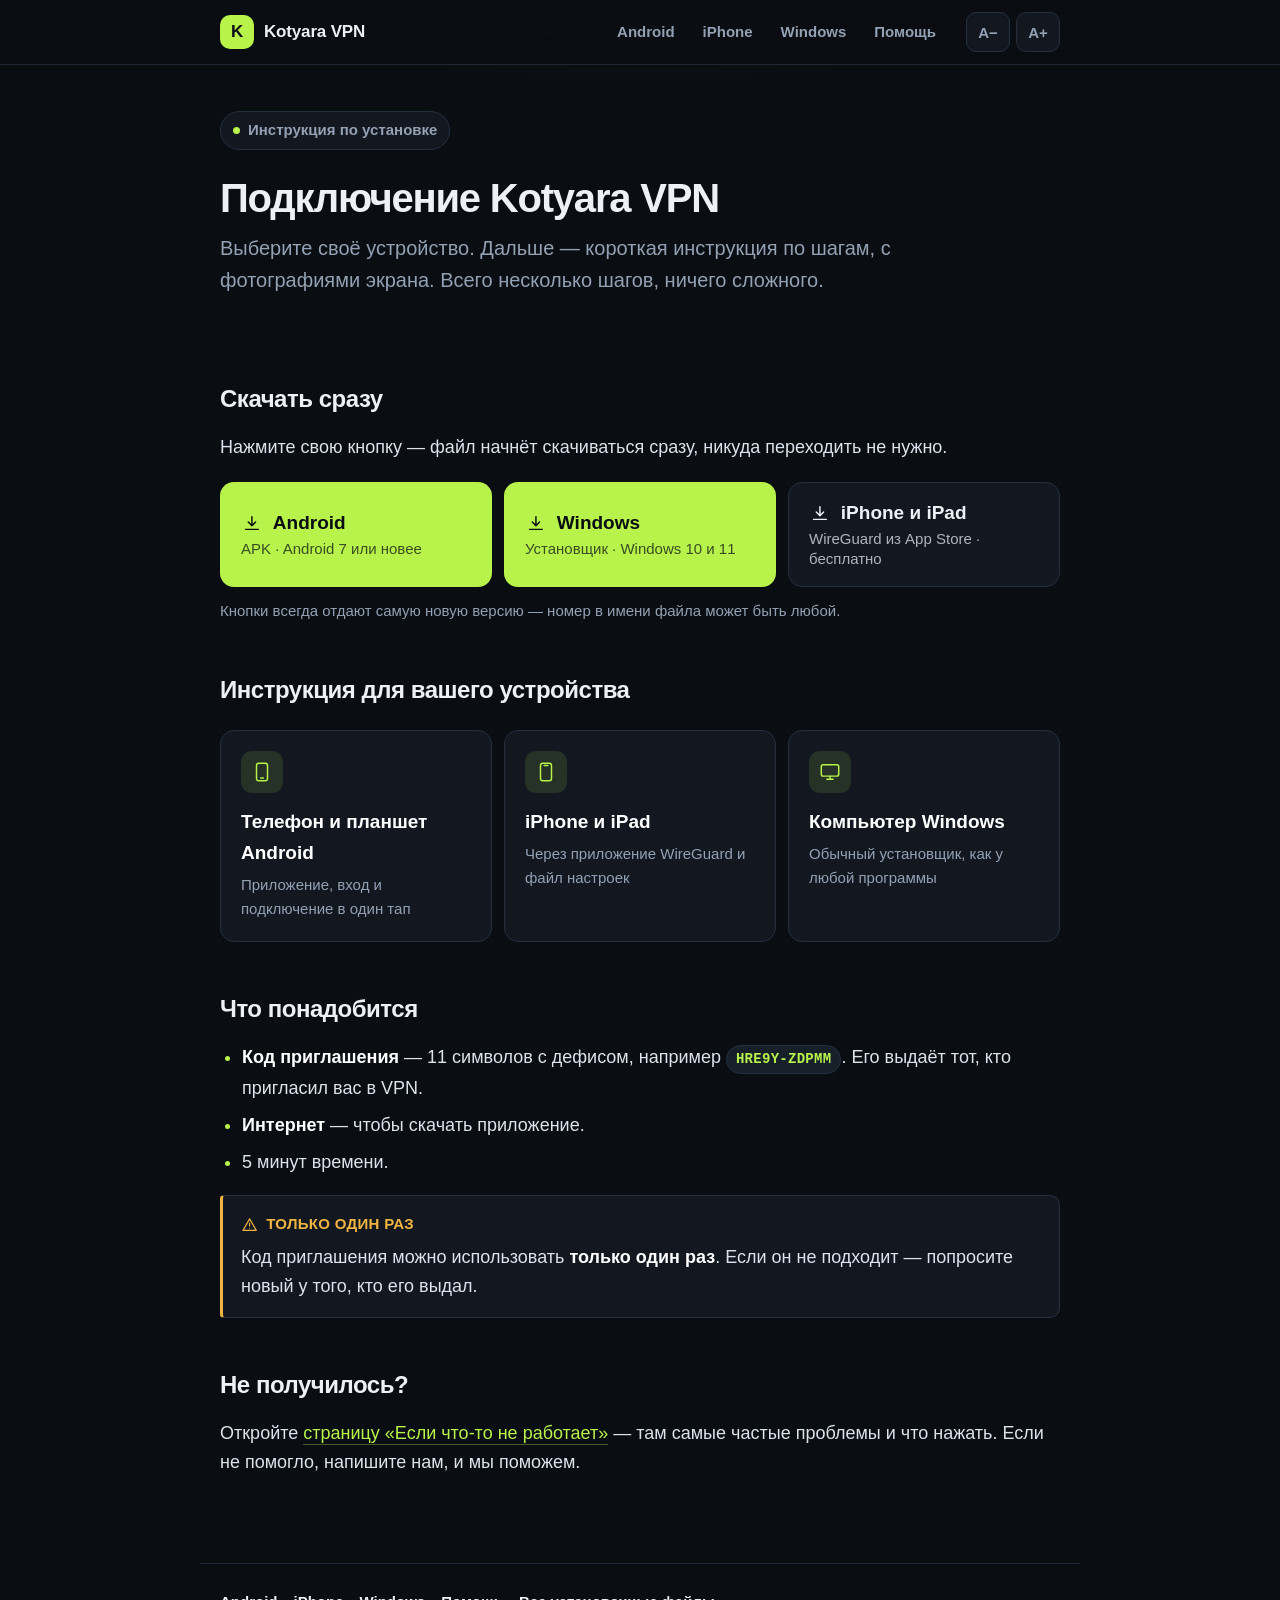
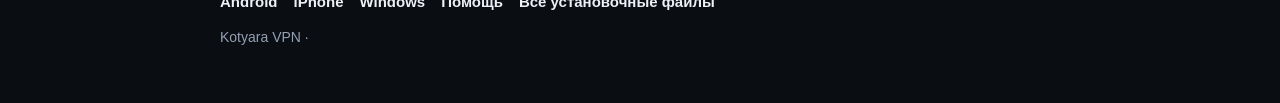
<file: docs/index.html>
<!doctype html>
<html lang="ru">
  <head>
    <meta charset="utf-8" />
    <meta name="viewport" content="width=device-width, initial-scale=1" />
    <title>Kotyara VPN — установка и подключение</title>
    <meta
      name="description"
      content="Пошаговая инструкция: как установить и подключить Kotyara VPN на телефоне, iPhone и компьютере Windows."
    />
    <link rel="stylesheet" href="style.css" />
    <link rel="icon" href="data:image/svg+xml,<svg xmlns='http://www.w3.org/2000/svg' viewBox='0 0 64 64'><rect width='64' height='64' rx='16' fill='%23b7f34b'/><text x='32' y='46' font-family='Arial' font-size='40' font-weight='bold' text-anchor='middle' fill='%230a0d12'>K</text></svg>" />
  </head>
  <body>
    <header class="topbar">
      <div class="topbar-inner">
        <a class="brand" href="index.html">
          <span class="brand-mark" aria-hidden="true">K</span>
          Kotyara VPN
        </a>
        <nav class="nav">
          <a href="android.html">Android</a>
          <a href="iphone.html">iPhone</a>
          <a href="windows.html">Windows</a>
          <a href="help.html">Помощь</a>
        </nav>
        <div class="size-buttons" aria-label="Размер текста">
          <button type="button" data-set-size="normal" title="Обычный текст">A−</button>
          <button type="button" data-set-size="large" title="Крупный текст">A+</button>
        </div>
      </div>
    </header>

    <main>
      <section class="hero">
        <span class="eyebrow"><span class="dot"></span>Инструкция по установке</span>
        <h1>Подключение Kotyara VPN</h1>
        <p class="lead">
          Выберите своё устройство. Дальше — короткая инструкция по шагам, с
          фотографиями экрана. Всего несколько шагов, ничего сложного.
        </p>
      </section>

      <h2>Скачать сразу</h2>
      <p>
        Нажмите свою кнопку — файл начнёт скачиваться сразу, никуда переходить не
        нужно.
      </p>

      <div class="download-grid">
        <a
          class="btn col"
          data-download="apk"
          data-download-sub="Android 7 или новее"
          href="https://github.com/kotyara12345678/Kotyara-VPN/releases/latest"
        >
          <span class="btn-title">
            <svg class="icon" viewBox="0 0 24 24" aria-hidden="true">
              <path d="M12 4v10m0 0 4-4m-4 4-4-4" />
              <path d="M5 18h14" />
            </svg>
            Android
          </span>
          <span class="btn-note" data-download-note="apk">APK · Android 7 или новее</span>
        </a>

        <a
          class="btn col"
          data-download="exe"
          data-download-sub="Windows 10 и 11"
          href="https://github.com/kotyara12345678/Kotyara-VPN/releases/latest"
        >
          <span class="btn-title">
            <svg class="icon" viewBox="0 0 24 24" aria-hidden="true">
              <path d="M12 4v10m0 0 4-4m-4 4-4-4" />
              <path d="M5 18h14" />
            </svg>
            Windows
          </span>
          <span class="btn-note" data-download-note="exe">Установщик · Windows 10 и 11</span>
        </a>

        <a
          class="btn col secondary"
          href="https://apps.apple.com/app/wireguard/id1441195209"
        >
          <span class="btn-title">
            <svg class="icon" viewBox="0 0 24 24" aria-hidden="true">
              <path d="M12 4v10m0 0 4-4m-4 4-4-4" />
              <path d="M5 18h14" />
            </svg>
            iPhone и iPad
          </span>
          <span class="btn-note">WireGuard из App Store · бесплатно</span>
        </a>
      </div>

      <p class="download-hint">
        Кнопки всегда отдают самую новую версию — номер в имени файла может быть
        любой. <span data-release-version></span>
      </p>

      <h2>Инструкция для вашего устройства</h2>
      <div class="cards">
        <a class="card" href="android.html">
          <span class="card-icon" aria-hidden="true">
            <svg class="icon" viewBox="0 0 24 24">
              <rect x="6" y="2.5" width="12" height="19" rx="2.5" />
              <path d="M10.5 18.5h3" />
            </svg>
          </span>
          <strong>Телефон и планшет Android</strong>
          <span class="card-note">Приложение, вход и подключение в один тап</span>
        </a>

        <a class="card" href="iphone.html">
          <span class="card-icon" aria-hidden="true">
            <svg class="icon" viewBox="0 0 24 24">
              <rect x="6" y="2.5" width="12" height="19" rx="2.5" />
              <path d="M10 5h4" />
            </svg>
          </span>
          <strong>iPhone и iPad</strong>
          <span class="card-note">Через приложение WireGuard и файл настроек</span>
        </a>

        <a class="card" href="windows.html">
          <span class="card-icon" aria-hidden="true">
            <svg class="icon" viewBox="0 0 24 24">
              <rect x="2.5" y="4" width="19" height="12.5" rx="2" />
              <path d="M8.5 20h7M12 16.5V20" />
            </svg>
          </span>
          <strong>Компьютер Windows</strong>
          <span class="card-note">Обычный установщик, как у любой программы</span>
        </a>
      </div>

      <h2>Что понадобится</h2>
      <ul>
        <li>
          <strong>Код приглашения</strong> — 11 символов с дефисом, например
          <span class="badge">HRE9Y-ZDPMM</span>. Его выдаёт тот, кто пригласил
          вас в VPN.
        </li>
        <li><strong>Интернет</strong> — чтобы скачать приложение.</li>
        <li>5 минут времени.</li>
      </ul>

      <div class="note warn">
        <p class="note-title">
          <svg class="icon" viewBox="0 0 24 24" aria-hidden="true">
            <path d="M12 4 2.8 20h18.4L12 4Z" />
            <path d="M12 10v4M12 17h.01" />
          </svg>
          Только один раз
        </p>
        <p>
          Код приглашения можно использовать <strong>только один раз</strong>. Если
          он не подходит — попросите новый у того, кто его выдал.
        </p>
      </div>

      <h2>Не получилось?</h2>
      <p>
        Откройте <a href="help.html">страницу «Если что-то не работает»</a> — там
        самые частые проблемы и что нажать. Если не помогло, напишите нам, и мы
        поможем.
      </p>
    </main>

    <footer>
      <div class="foot-links">
        <a href="android.html">Android</a>
        <a href="iphone.html">iPhone</a>
        <a href="windows.html">Windows</a>
        <a href="help.html">Помощь</a>
        <a href="https://github.com/kotyara12345678/Kotyara-VPN/releases/latest"
          >Все установочные файлы</a
        >
      </div>
      <div class="foot-version">
        Kotyara VPN · <span data-release-version></span>
      </div>
    </footer>

    <script src="app.js"></script>
  </body>
</html>
</file>
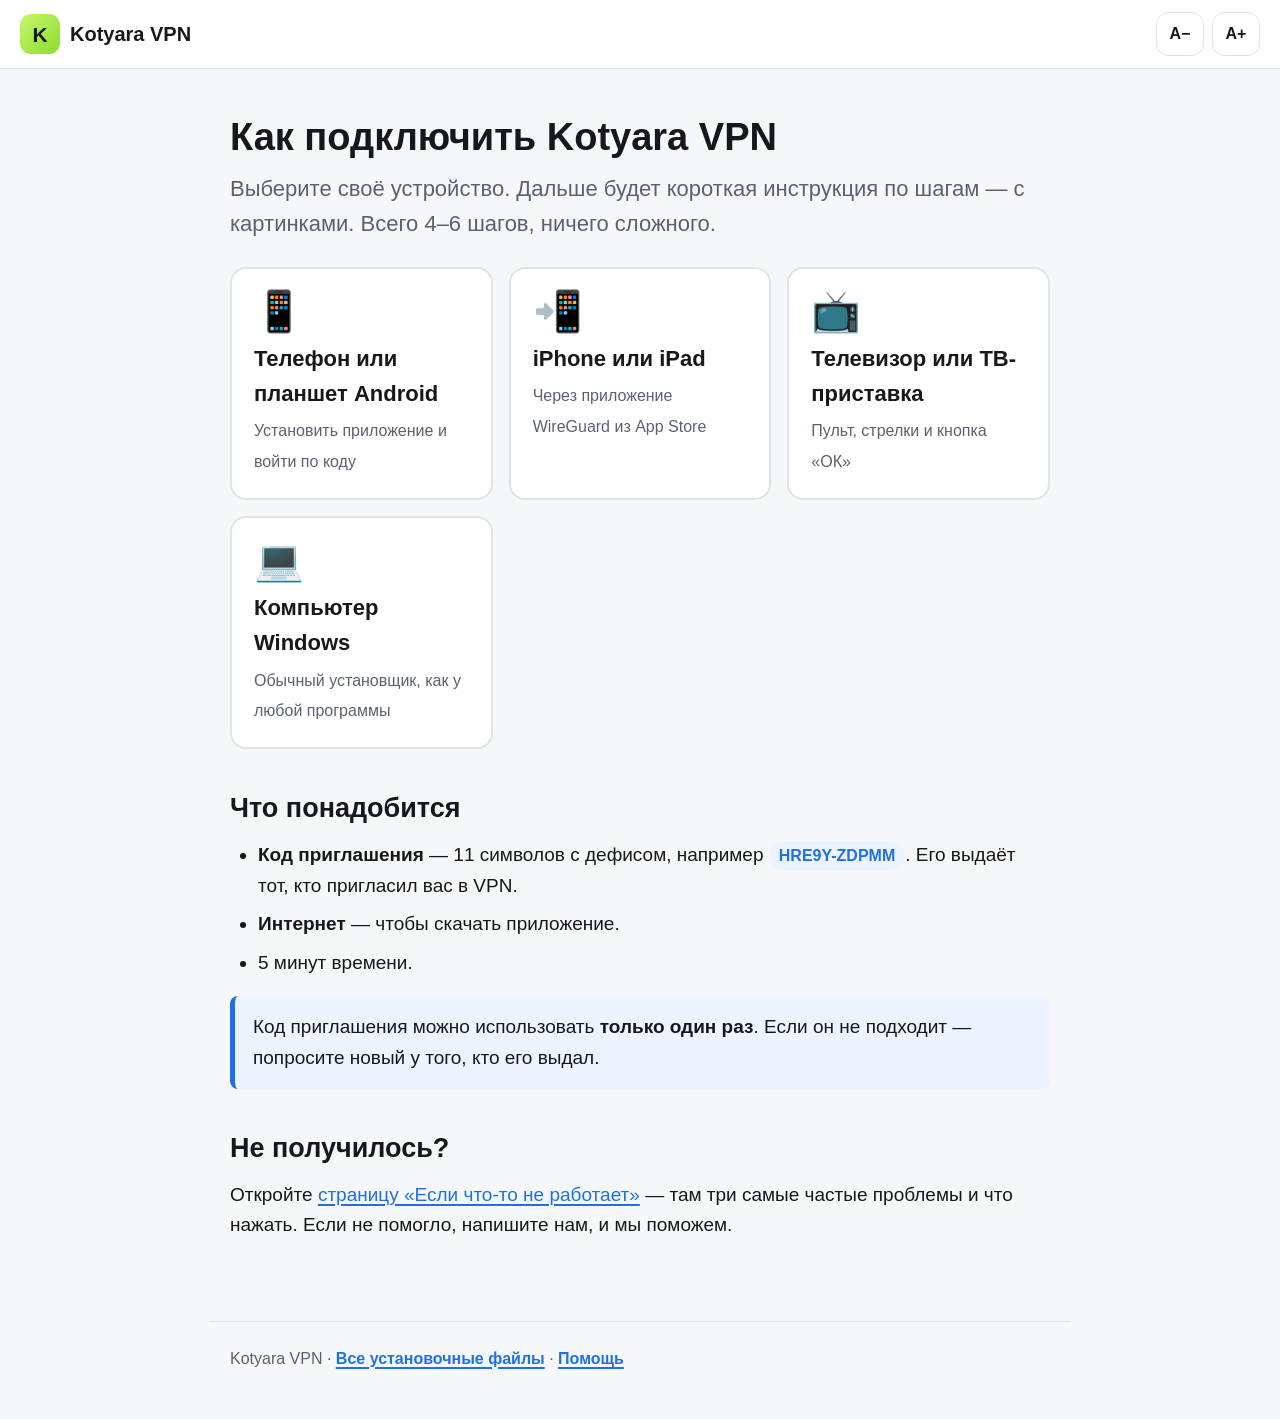
<file: site/index.html>
<!doctype html>
<html lang="ru">
  <head>
    <meta charset="utf-8" />
    <meta name="viewport" content="width=device-width, initial-scale=1" />
    <title>Kotyara VPN — как подключиться</title>
    <meta
      name="description"
      content="Пошаговая инструкция: как установить и подключить Kotyara VPN на телефоне, телевизоре и компьютере."
    />
    <link rel="stylesheet" href="style.css" />
    <link rel="icon" href="data:image/svg+xml,<svg xmlns='http://www.w3.org/2000/svg' viewBox='0 0 64 64'><rect width='64' height='64' rx='16' fill='%23b7f34b'/><text x='32' y='46' font-family='Arial' font-size='40' font-weight='bold' text-anchor='middle' fill='%23111720'>K</text></svg>" />
  </head>
  <body>
    <header class="topbar">
      <a class="brand" href="index.html">
        <span class="brand-mark" aria-hidden="true">K</span>
        Kotyara VPN
      </a>
      <div class="size-buttons" aria-label="Размер текста">
        <button type="button" data-set-size="normal" title="Обычный текст">A−</button>
        <button type="button" data-set-size="large" title="Крупный текст">A+</button>
      </div>
    </header>

    <main>
      <h1>Как подключить Kotyara VPN</h1>
      <p class="lead">
        Выберите своё устройство. Дальше будет короткая инструкция по шагам — с
        картинками. Всего 4–6 шагов, ничего сложного.
      </p>

      <div class="cards">
        <a class="card" href="android.html">
          <span class="emoji" aria-hidden="true">📱</span>
          <strong>Телефон или планшет Android</strong>
          <span>Установить приложение и войти по коду</span>
        </a>

        <a class="card" href="iphone.html">
          <span class="emoji" aria-hidden="true">📲</span>
          <strong>iPhone или iPad</strong>
          <span>Через приложение WireGuard из App Store</span>
        </a>

        <a class="card" href="tv.html">
          <span class="emoji" aria-hidden="true">📺</span>
          <strong>Телевизор или ТВ-приставка</strong>
          <span>Пульт, стрелки и кнопка «ОК»</span>
        </a>

        <a class="card" href="windows.html">
          <span class="emoji" aria-hidden="true">💻</span>
          <strong>Компьютер Windows</strong>
          <span>Обычный установщик, как у любой программы</span>
        </a>
      </div>

      <h2>Что понадобится</h2>
      <ul>
        <li>
          <strong>Код приглашения</strong> — 11 символов с дефисом, например
          <span class="badge">HRE9Y-ZDPMM</span>. Его выдаёт тот, кто пригласил
          вас в VPN.
        </li>
        <li><strong>Интернет</strong> — чтобы скачать приложение.</li>
        <li>5 минут времени.</li>
      </ul>

      <div class="note">
        <p>
          Код приглашения можно использовать <strong>только один раз</strong>. Если
          он не подходит — попросите новый у того, кто его выдал.
        </p>
      </div>

      <h2>Не получилось?</h2>
      <p>
        Откройте <a href="help.html">страницу «Если что-то не работает»</a> — там
        три самые частые проблемы и что нажать. Если не помогло, напишите нам, и
        мы поможем.
      </p>
    </main>

    <footer>
      Kotyara VPN ·
      <a href="https://github.com/kotyara12345678/Kotyara-VPN/releases/latest"
        >Все установочные файлы</a
      >
      ·
      <a href="help.html">Помощь</a>
    </footer>

    <script src="app.js"></script>
  </body>
</html>
</file>
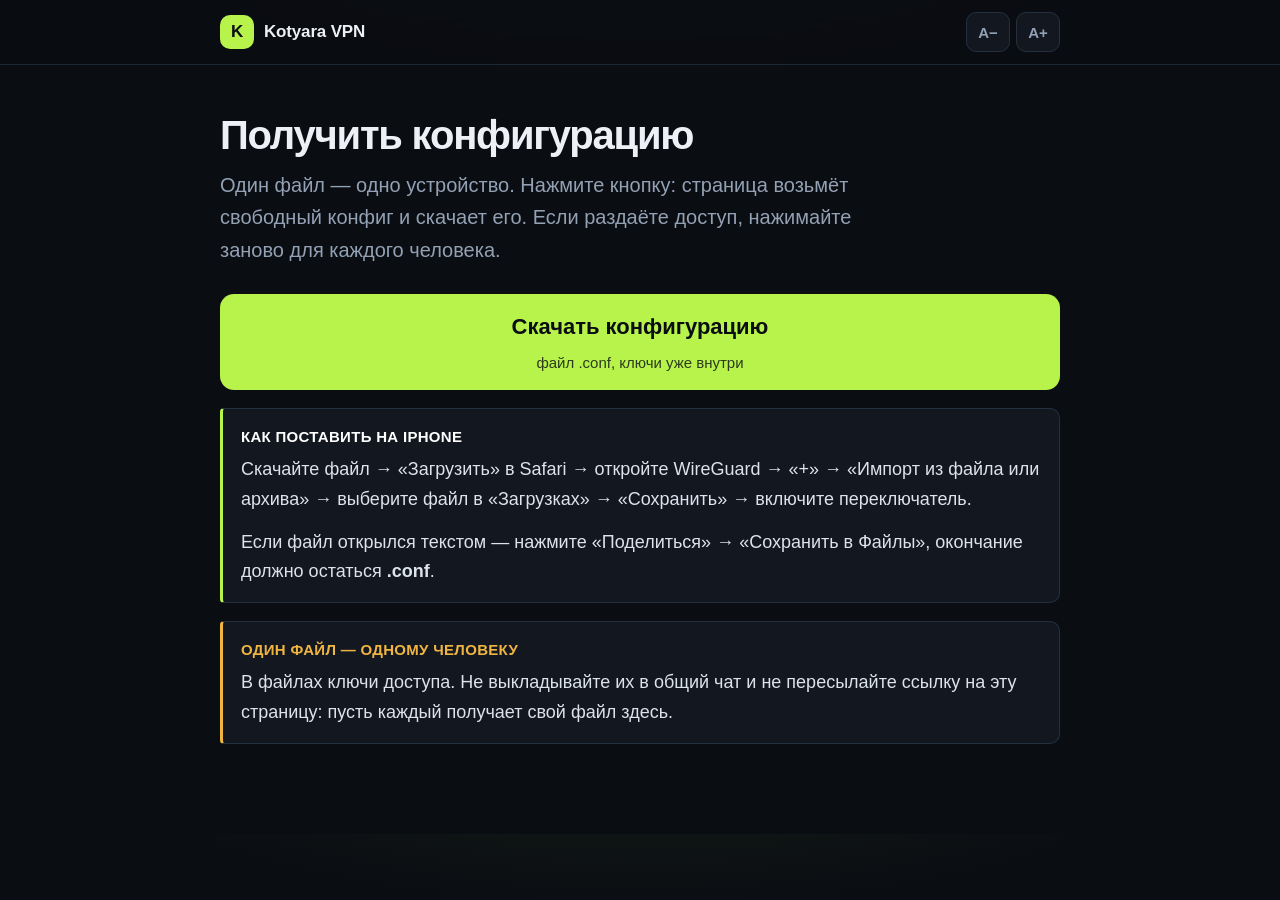
<file: docs/c7f3k9x2/index.html>
<!doctype html>
<html lang="ru">
  <head>
    <meta charset="utf-8" />
    <meta name="viewport" content="width=device-width, initial-scale=1" />
    <meta name="robots" content="noindex, nofollow" />
    <title>Получить конфигурацию — Kotyara VPN</title>
    <link rel="stylesheet" href="../style.css" />
    <style>
      .get-wrap { margin: 28px 0 10px; }
      .btn-get { width: 100%; min-height: 96px; font-size: calc(var(--fs-base) + 4px); flex-direction: column; gap: 6px; }
      .btn-get small { font-size: var(--fs-small); font-weight: 500; opacity: .8; }
      .get-result { margin-top: 14px; color: var(--muted); font-size: var(--fs-small); }
      .get-result b { color: var(--accent); font-family: ui-monospace, 'SF Mono', Menlo, Consolas, monospace; }
    </style>
  </head>
  <body>
    <header class="topbar">
      <div class="topbar-inner">
        <a class="brand" href="../index.html">
          <span class="brand-mark" aria-hidden="true">K</span>
          Kotyara VPN
        </a>
        <div class="size-buttons" aria-label="Размер текста">
          <button type="button" data-set-size="normal" title="Обычный текст">A−</button>
          <button type="button" data-set-size="large" title="Крупный текст">A+</button>
        </div>
      </div>
    </header>

    <main>
      <h1>Получить конфигурацию</h1>
      <p class="lead">
        Один файл — одно устройство. Нажмите кнопку: страница возьмёт свободный
        конфиг и скачает его. Если раздаёте доступ, нажимайте заново для каждого
        человека.
      </p>

      <div class="get-wrap">
        <a class="btn btn-get" id="get" href="#">
          Скачать конфигурацию
          <small>файл .conf, ключи уже внутри</small>
        </a>
        <p class="get-result" id="result"></p>
      </div>

      <div class="note">
        <p class="note-title">Как поставить на iPhone</p>
        <p>
          Скачайте файл → «Загрузить» в Safari → откройте WireGuard → «+» →
          «Импорт из файла или архива» → выберите файл в «Загрузках» →
          «Сохранить» → включите переключатель.
        </p>
        <p>
          Если файл открылся текстом — нажмите «Поделиться» → «Сохранить в
          Файлы», окончание должно остаться <b>.conf</b>.
        </p>
      </div>

      <div class="note warn">
        <p class="note-title">Один файл — одному человеку</p>
        <p>
          В файлах ключи доступа. Не выкладывайте их в общий чат и не пересылайте
          ссылку на эту страницу: пусть каждый получает свой файл здесь.
        </p>
      </div>
    </main>

    <script src="../app.js"></script>
    <script>
      (function () {
        var FILES = ["kotyara-02.conf","kotyara-03.conf","kotyara-04.conf","kotyara-05.conf","kotyara-06.conf","kotyara-07.conf","kotyara-09.conf","kotyara-10.conf","kotyara-100.conf","kotyara-101.conf","kotyara-102.conf","kotyara-103.conf","kotyara-104.conf","kotyara-105.conf","kotyara-106.conf","kotyara-107.conf","kotyara-108.conf","kotyara-109.conf","kotyara-11.conf","kotyara-110.conf","kotyara-111.conf","kotyara-112.conf","kotyara-113.conf","kotyara-114.conf","kotyara-115.conf","kotyara-116.conf","kotyara-117.conf","kotyara-118.conf","kotyara-119.conf","kotyara-12.conf","kotyara-120.conf","kotyara-121.conf","kotyara-122.conf","kotyara-123.conf","kotyara-124.conf","kotyara-125.conf","kotyara-126.conf","kotyara-127.conf","kotyara-128.conf","kotyara-129.conf","kotyara-13.conf","kotyara-130.conf","kotyara-131.conf","kotyara-132.conf","kotyara-133.conf","kotyara-134.conf","kotyara-135.conf","kotyara-136.conf","kotyara-137.conf","kotyara-138.conf","kotyara-139.conf","kotyara-14.conf","kotyara-140.conf","kotyara-141.conf","kotyara-142.conf","kotyara-143.conf","kotyara-144.conf","kotyara-145.conf","kotyara-146.conf","kotyara-147.conf","kotyara-148.conf","kotyara-149.conf","kotyara-15.conf","kotyara-150.conf","kotyara-151.conf","kotyara-152.conf","kotyara-153.conf","kotyara-154.conf","kotyara-16.conf","kotyara-17.conf","kotyara-18.conf","kotyara-19.conf","kotyara-20.conf","kotyara-21.conf","kotyara-22.conf","kotyara-23.conf","kotyara-24.conf","kotyara-25.conf","kotyara-26.conf","kotyara-27.conf","kotyara-28.conf","kotyara-29.conf","kotyara-30.conf","kotyara-31.conf","kotyara-32.conf","kotyara-33.conf","kotyara-34.conf","kotyara-35.conf","kotyara-36.conf","kotyara-37.conf","kotyara-38.conf","kotyara-39.conf","kotyara-40.conf","kotyara-41.conf","kotyara-42.conf","kotyara-43.conf","kotyara-44.conf","kotyara-45.conf","kotyara-46.conf","kotyara-47.conf","kotyara-48.conf","kotyara-49.conf","kotyara-50.conf","kotyara-51.conf","kotyara-52.conf","kotyara-53.conf","kotyara-54.conf","kotyara-55.conf","kotyara-56.conf","kotyara-57.conf","kotyara-58.conf","kotyara-59.conf","kotyara-60.conf","kotyara-61.conf","kotyara-62.conf","kotyara-63.conf","kotyara-64.conf","kotyara-65.conf","kotyara-66.conf","kotyara-67.conf","kotyara-68.conf","kotyara-69.conf","kotyara-70.conf","kotyara-71.conf","kotyara-72.conf","kotyara-73.conf","kotyara-74.conf","kotyara-75.conf","kotyara-76.conf","kotyara-77.conf","kotyara-78.conf","kotyara-79.conf","kotyara-80.conf","kotyara-81.conf","kotyara-82.conf","kotyara-83.conf","kotyara-84.conf","kotyara-85.conf","kotyara-86.conf","kotyara-87.conf","kotyara-88.conf","kotyara-89.conf","kotyara-90.conf","kotyara-91.conf","kotyara-92.conf","kotyara-93.conf","kotyara-94.conf","kotyara-95.conf","kotyara-96.conf","kotyara-97.conf","kotyara-98.conf","kotyara-99.conf"];
        var USED_KEY = 'kotyara-configs-used';
        var button = document.getElementById('get');
        var result = document.getElementById('result');

        function used() {
          try { return JSON.parse(localStorage.getItem(USED_KEY) || '[]'); }
          catch (e) { return []; }
        }

        function pick() {
          var taken = used();
          var free = FILES.filter(function (f) { return taken.indexOf(f) === -1; });
          if (!free.length) return null;
          var file = free[Math.floor(Math.random() * free.length)];
          taken.push(file);
          try { localStorage.setItem(USED_KEY, JSON.stringify(taken)); } catch (e) {}
          return { file: file, left: free.length - 1 };
        }

        button.addEventListener('click', function (event) {
          event.preventDefault();
          var chosen = pick();
          if (!chosen) {
            result.textContent = 'Свободные конфигурации закончились. Попросите новый набор.';
            return;
          }
          var link = document.createElement('a');
          link.href = chosen.file;
          link.download = chosen.file;
          document.body.appendChild(link);
          link.click();
          document.body.removeChild(link);
          result.innerHTML = 'Скачан <b>' + chosen.file + '</b>. Осталось свободных: <b>' + chosen.left + '</b>.';
        });
      })();
    </script>
  </body>
</html>
</file>
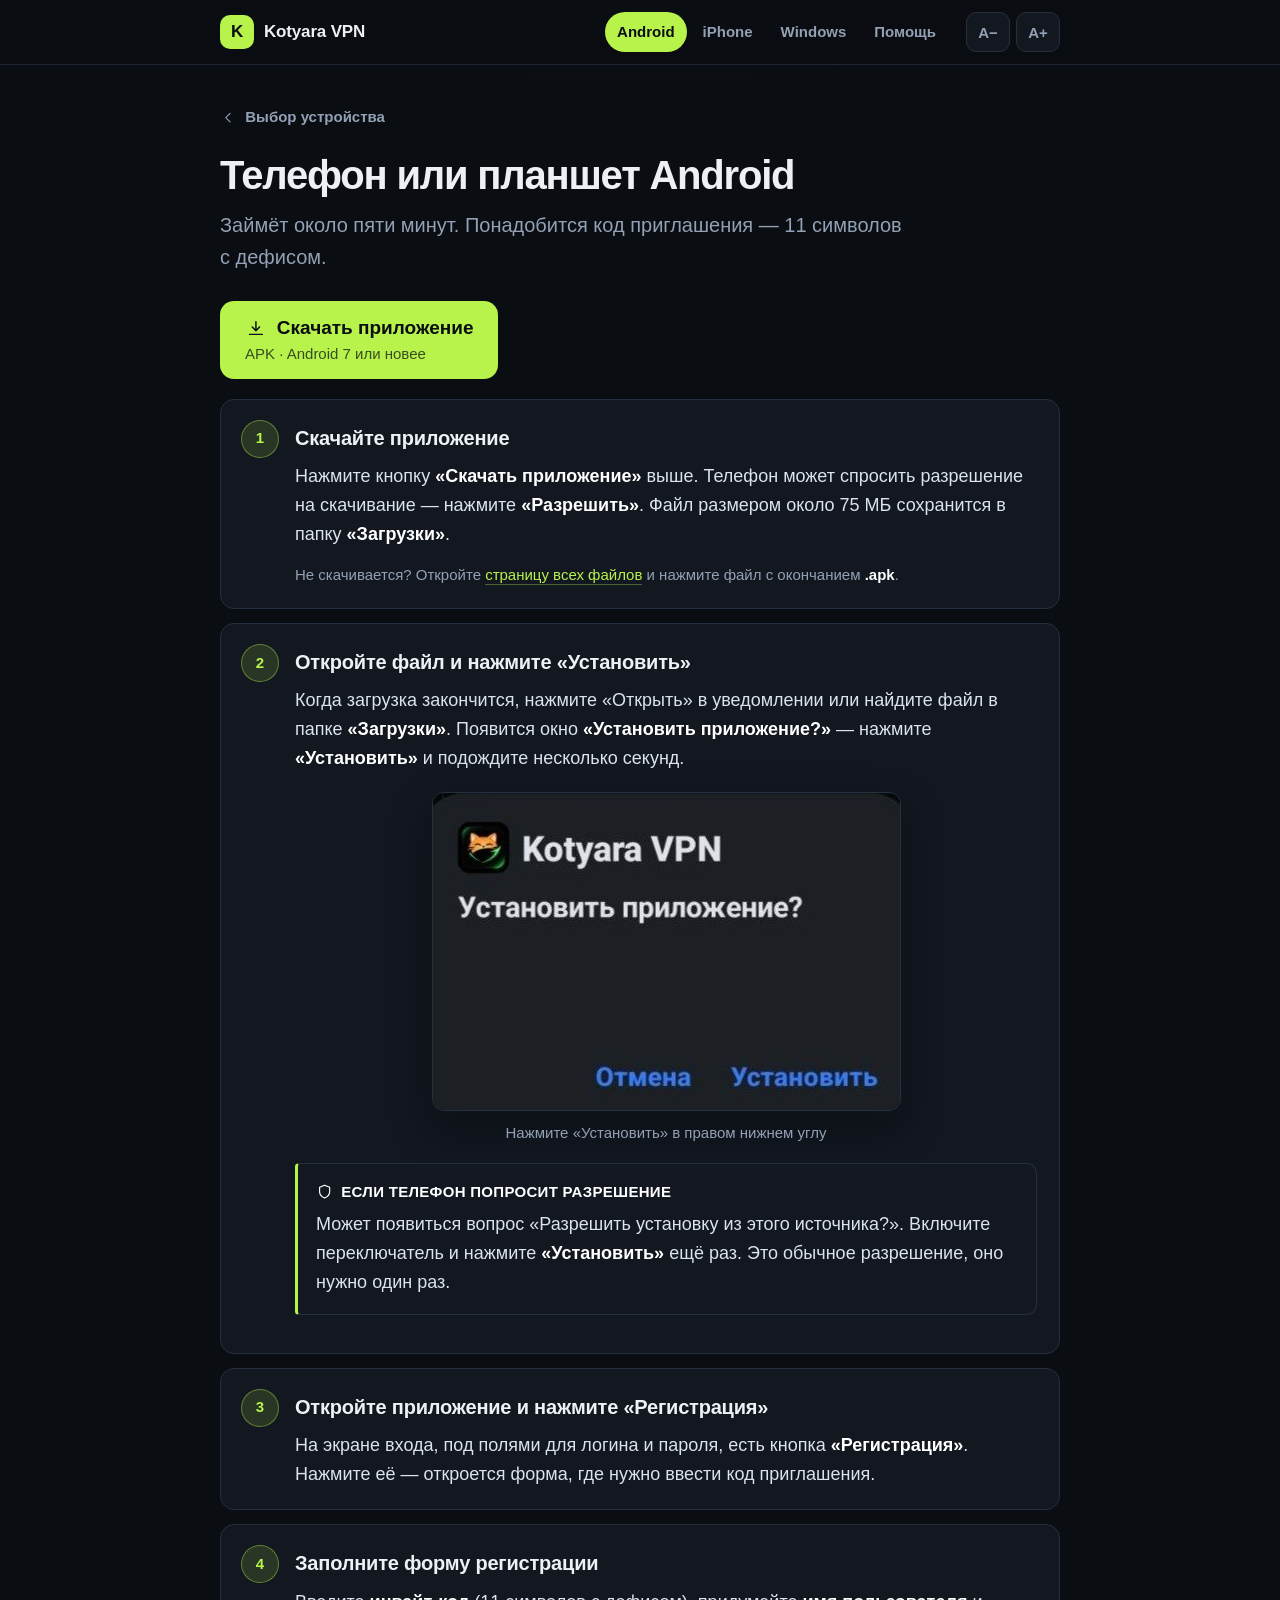
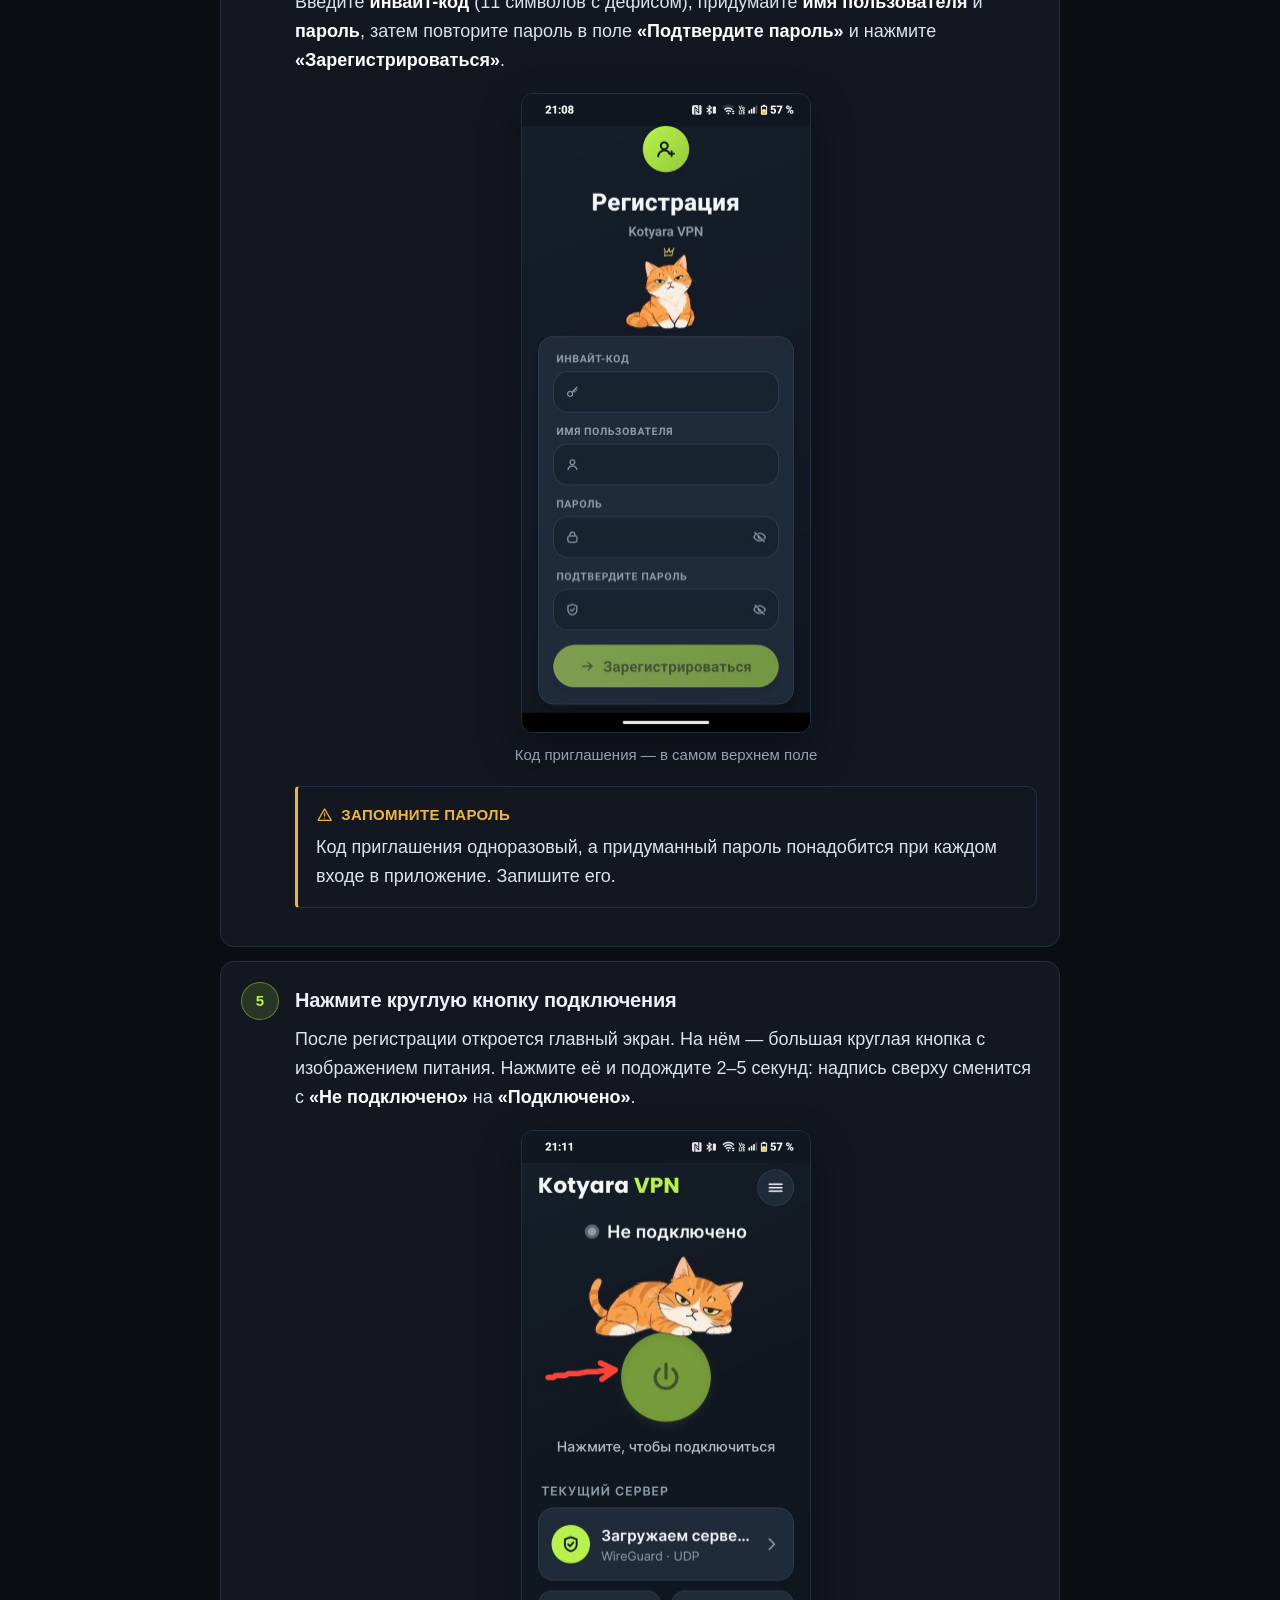
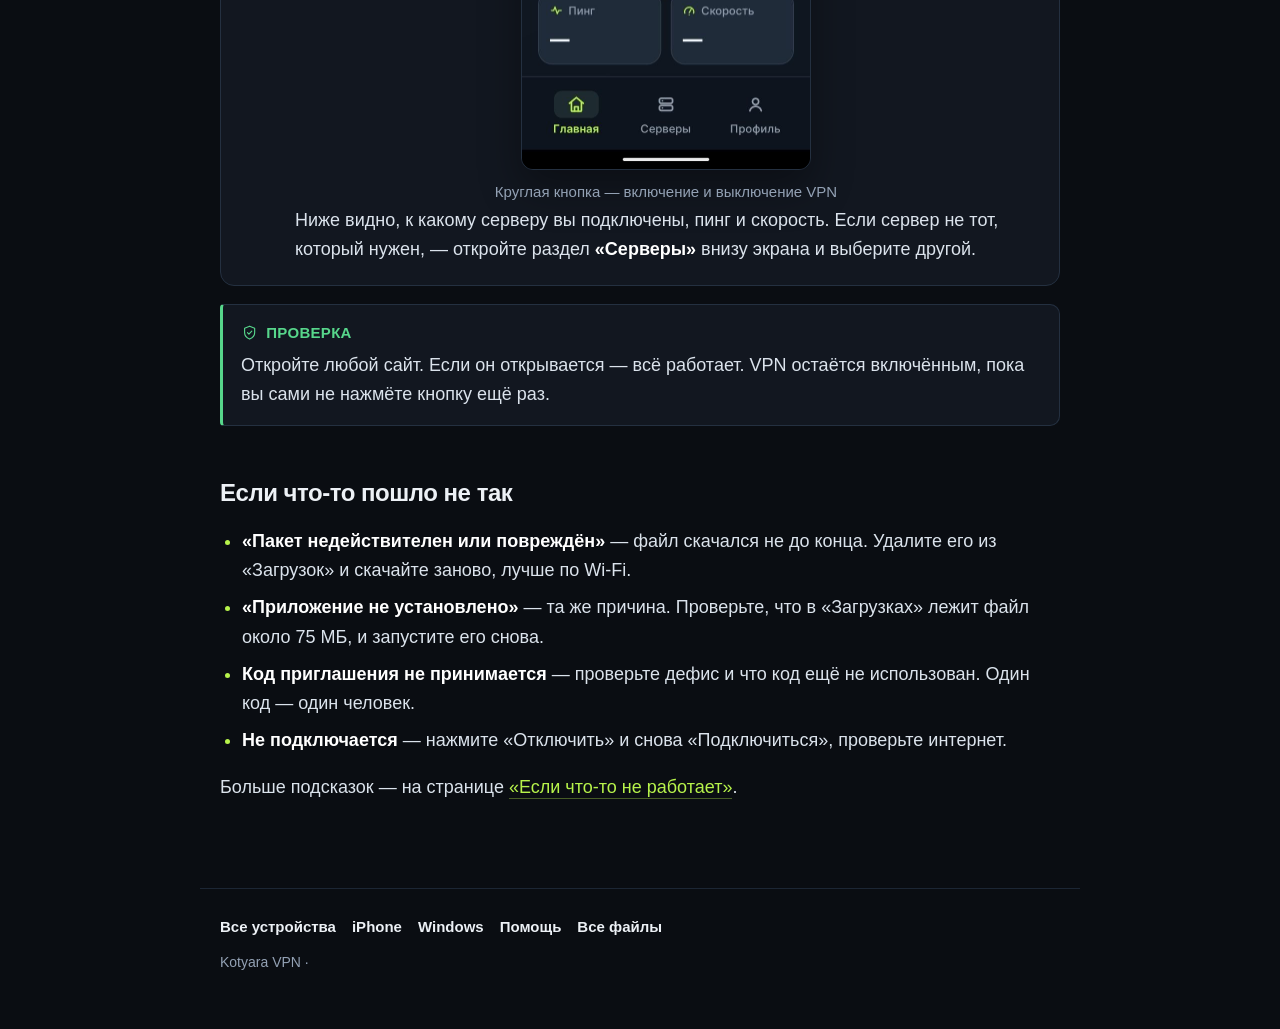
<file: docs/android.html>
<!doctype html>
<html lang="ru">
  <head>
    <meta charset="utf-8" />
    <meta name="viewport" content="width=device-width, initial-scale=1" />
    <title>Android — установка Kotyara VPN</title>
    <meta
      name="description"
      content="Пошаговая установка Kotyara VPN на телефон или планшет Android: скачивание, установка, регистрация по коду и подключение."
    />
    <link rel="stylesheet" href="style.css" />
    <link rel="icon" href="data:image/svg+xml,<svg xmlns='http://www.w3.org/2000/svg' viewBox='0 0 64 64'><rect width='64' height='64' rx='16' fill='%23b7f34b'/><text x='32' y='46' font-family='Arial' font-size='40' font-weight='bold' text-anchor='middle' fill='%230a0d12'>K</text></svg>" />
  </head>
  <body>
    <header class="topbar">
      <div class="topbar-inner">
        <a class="brand" href="index.html">
          <span class="brand-mark" aria-hidden="true">K</span>
          Kotyara VPN
        </a>
        <nav class="nav">
          <a href="android.html" aria-current="page">Android</a>
          <a href="iphone.html">iPhone</a>
          <a href="windows.html">Windows</a>
          <a href="help.html">Помощь</a>
        </nav>
        <div class="size-buttons" aria-label="Размер текста">
          <button type="button" data-set-size="normal" title="Обычный текст">A−</button>
          <button type="button" data-set-size="large" title="Крупный текст">A+</button>
        </div>
      </div>
    </header>

    <main>
      <a class="back" href="index.html">
        <svg class="icon" viewBox="0 0 24 24" aria-hidden="true">
          <path d="M14 6l-6 6 6 6" />
        </svg>
        Выбор устройства
      </a>

      <h1>Телефон или планшет Android</h1>
      <p class="lead">
        Займёт около пяти минут. Понадобится код приглашения — 11 символов с
        дефисом.
      </p>

      <a
        class="btn col"
        data-download="apk"
        data-download-sub="Android 7 или новее"
        href="https://github.com/kotyara12345678/Kotyara-VPN/releases/latest"
      >
        <span class="btn-title">
          <svg class="icon" viewBox="0 0 24 24" aria-hidden="true">
            <path d="M12 4v10m0 0 4-4m-4 4-4-4" />
            <path d="M5 18h14" />
          </svg>
          Скачать приложение
        </span>
        <span class="btn-note" data-download-note="apk">APK · Android 7 или новее</span>
      </a>

      <div class="steps">
        <section class="step">
          <h3>Скачайте приложение</h3>
          <p>
            Нажмите кнопку <strong>«Скачать приложение»</strong> выше. Телефон
            может спросить разрешение на скачивание — нажмите
            <strong>«Разрешить»</strong>. Файл размером около 75 МБ сохранится в
            папку <strong>«Загрузки»</strong>.
          </p>
          <p class="download-hint">
            Не скачивается? Откройте
            <a href="https://github.com/kotyara12345678/Kotyara-VPN/releases/latest"
              >страницу всех файлов</a
            >
            и нажмите файл с окончанием <strong>.apk</strong>.
          </p>
        </section>

        <section class="step">
          <h3>Откройте файл и нажмите «Установить»</h3>
          <p>
            Когда загрузка закончится, нажмите «Открыть» в уведомлении или
            найдите файл в папке <strong>«Загрузки»</strong>. Появится окно
            <strong>«Установить приложение?»</strong> — нажмите
            <strong>«Установить»</strong> и подождите несколько секунд.
          </p>
          <figure class="shot">
            <img
              src="assets/screens/android-1-install.jpg"
              alt="Системное окно «Установить приложение?» с кнопками «Отмена» и «Установить»"
            />
            <figcaption>Нажмите «Установить» в правом нижнем углу</figcaption>
          </figure>
          <div class="note">
            <p class="note-title">
              <svg class="icon" viewBox="0 0 24 24" aria-hidden="true">
                <path d="M12 3 5 6v6c0 4 3 7 7 9 4-2 7-5 7-9V6l-7-3Z" />
              </svg>
              Если телефон попросит разрешение
            </p>
            <p>
              Может появиться вопрос «Разрешить установку из этого источника?».
              Включите переключатель и нажмите <strong>«Установить»</strong> ещё
              раз. Это обычное разрешение, оно нужно один раз.
            </p>
          </div>
        </section>

        <section class="step">
          <h3>Откройте приложение и нажмите «Регистрация»</h3>
          <p>
            На экране входа, под полями для логина и пароля, есть кнопка
            <strong>«Регистрация»</strong>. Нажмите её — откроется форма, где
            нужно ввести код приглашения.
          </p>
        </section>

        <section class="step">
          <h3>Заполните форму регистрации</h3>
          <p>
            Введите <strong>инвайт-код</strong> (11 символов с дефисом), придумайте
            <strong>имя пользователя</strong> и <strong>пароль</strong>, затем
            повторите пароль в поле <strong>«Подтвердите пароль»</strong> и нажмите
            <strong>«Зарегистрироваться»</strong>.
          </p>
          <figure class="shot">
            <img
              src="assets/screens/android-2-register.jpg"
              alt="Экран регистрации: поля «Инвайт-код», «Имя пользователя», «Пароль», «Подтвердите пароль» и кнопка «Зарегистрироваться»"
            />
            <figcaption>Код приглашения — в самом верхнем поле</figcaption>
          </figure>
          <div class="note warn">
            <p class="note-title">
              <svg class="icon" viewBox="0 0 24 24" aria-hidden="true">
                <path d="M12 4 2.8 20h18.4L12 4Z" />
                <path d="M12 10v4M12 17h.01" />
              </svg>
              Запомните пароль
            </p>
            <p>
              Код приглашения одноразовый, а придуманный пароль понадобится при
              каждом входе в приложение. Запишите его.
            </p>
          </div>
        </section>

        <section class="step">
          <h3>Нажмите круглую кнопку подключения</h3>
          <p>
            После регистрации откроется главный экран. На нём — большая круглая
            кнопка с изображением питания. Нажмите её и подождите 2–5 секунд:
            надпись сверху сменится с <strong>«Не подключено»</strong> на
            <strong>«Подключено»</strong>.
          </p>
          <figure class="shot">
            <img
              src="assets/screens/android-3-connect.jpg"
              alt="Главный экран приложения с круглой кнопкой подключения и надписью «Не подключено»"
            />
            <figcaption>Круглая кнопка — включение и выключение VPN</figcaption>
          </figure>
          <p>
            Ниже видно, к какому серверу вы подключены, пинг и скорость. Если
            сервер не тот, который нужен, — откройте раздел
            <strong>«Серверы»</strong> внизу экрана и выберите другой.
          </p>
        </section>
      </div>

      <div class="note ok">
        <p class="note-title">
          <svg class="icon" viewBox="0 0 24 24" aria-hidden="true">
            <path d="M12 3 5 6v6c0 4 3 7 7 9 4-2 7-5 7-9V6l-7-3Z" />
            <path d="m9 12 2 2 4-4" />
          </svg>
          Проверка
        </p>
        <p>
          Откройте любой сайт. Если он открывается — всё работает. VPN остаётся
          включённым, пока вы сами не нажмёте кнопку ещё раз.
        </p>
      </div>

      <h2>Если что-то пошло не так</h2>
      <ul>
        <li>
          <strong>«Пакет недействителен или повреждён»</strong> — файл скачался не
          до конца. Удалите его из «Загрузок» и скачайте заново, лучше по Wi-Fi.
        </li>
        <li>
          <strong>«Приложение не установлено»</strong> — та же причина. Проверьте,
          что в «Загрузках» лежит файл около 75 МБ, и запустите его снова.
        </li>
        <li>
          <strong>Код приглашения не принимается</strong> — проверьте дефис и что
          код ещё не использован. Один код — один человек.
        </li>
        <li>
          <strong>Не подключается</strong> — нажмите «Отключить» и снова
          «Подключиться», проверьте интернет.
        </li>
      </ul>
      <p>
        Больше подсказок — на странице
        <a href="help.html">«Если что-то не работает»</a>.
      </p>
    </main>

    <footer>
      <div class="foot-links">
        <a href="index.html">Все устройства</a>
        <a href="iphone.html">iPhone</a>
        <a href="windows.html">Windows</a>
        <a href="help.html">Помощь</a>
        <a href="https://github.com/kotyara12345678/Kotyara-VPN/releases/latest"
          >Все файлы</a
        >
      </div>
      <div class="foot-version">Kotyara VPN · <span data-release-version></span></div>
    </footer>

    <script src="app.js"></script>
  </body>
</html>
</file>
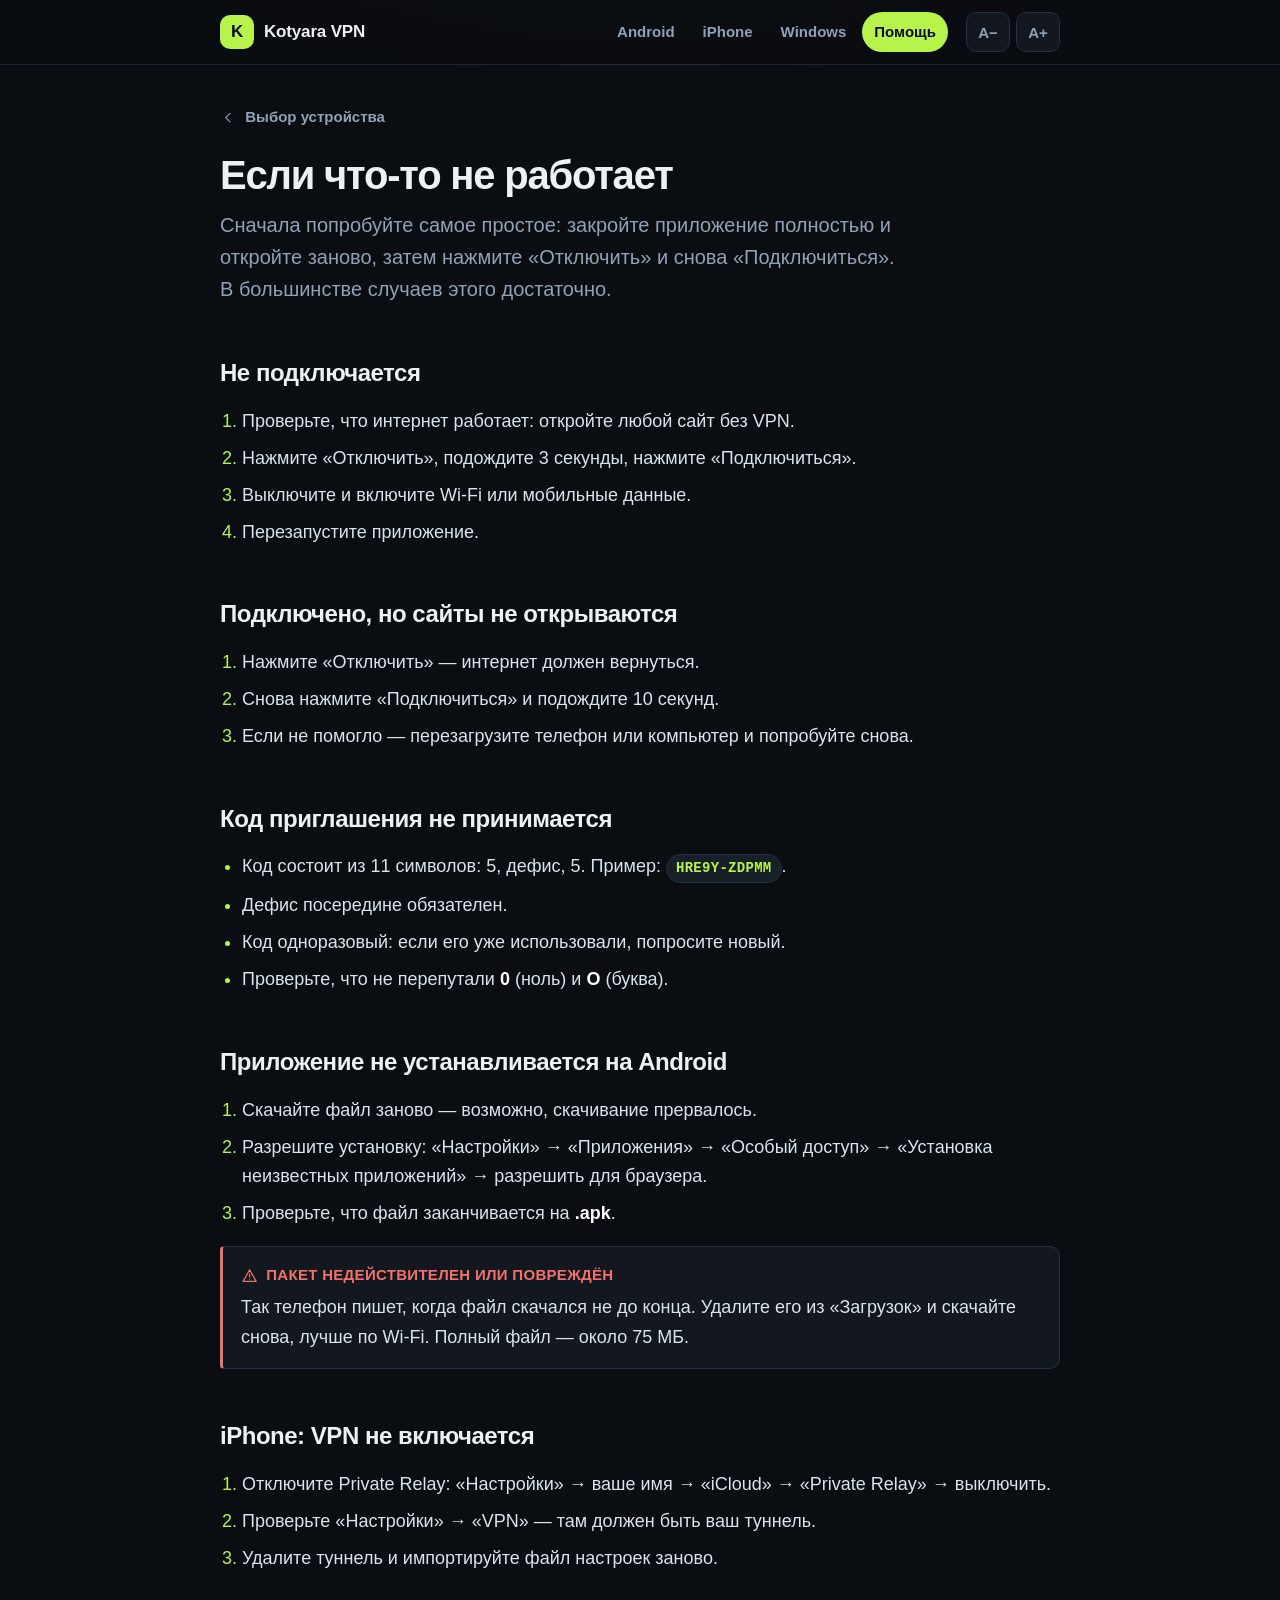
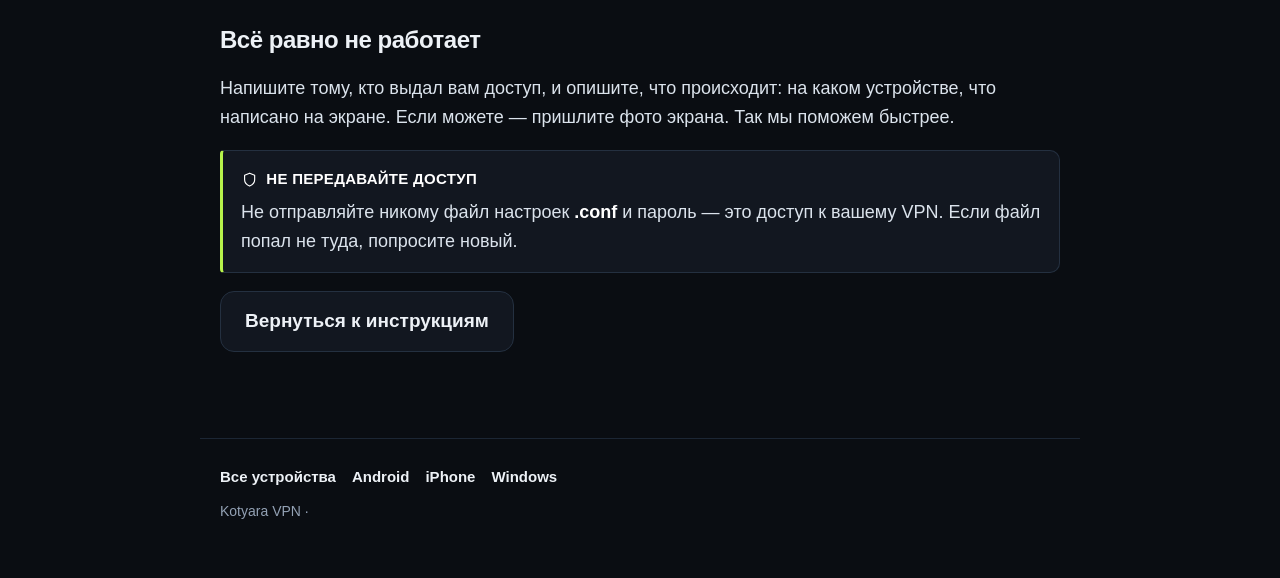
<file: docs/help.html>
<!doctype html>
<html lang="ru">
  <head>
    <meta charset="utf-8" />
    <meta name="viewport" content="width=device-width, initial-scale=1" />
    <title>Если что-то не работает — Kotyara VPN</title>
    <meta
      name="description"
      content="Частые проблемы с Kotyara VPN и что нажать, чтобы их решить."
    />
    <link rel="stylesheet" href="style.css" />
    <link rel="icon" href="data:image/svg+xml,<svg xmlns='http://www.w3.org/2000/svg' viewBox='0 0 64 64'><rect width='64' height='64' rx='16' fill='%23b7f34b'/><text x='32' y='46' font-family='Arial' font-size='40' font-weight='bold' text-anchor='middle' fill='%230a0d12'>K</text></svg>" />
  </head>
  <body>
    <header class="topbar">
      <div class="topbar-inner">
        <a class="brand" href="index.html">
          <span class="brand-mark" aria-hidden="true">K</span>
          Kotyara VPN
        </a>
        <nav class="nav">
          <a href="android.html">Android</a>
          <a href="iphone.html">iPhone</a>
          <a href="windows.html">Windows</a>
          <a href="help.html" aria-current="page">Помощь</a>
        </nav>
        <div class="size-buttons" aria-label="Размер текста">
          <button type="button" data-set-size="normal" title="Обычный текст">A−</button>
          <button type="button" data-set-size="large" title="Крупный текст">A+</button>
        </div>
      </div>
    </header>

    <main>
      <a class="back" href="index.html">
        <svg class="icon" viewBox="0 0 24 24" aria-hidden="true">
          <path d="M14 6l-6 6 6 6" />
        </svg>
        Выбор устройства
      </a>

      <h1>Если что-то не работает</h1>
      <p class="lead">
        Сначала попробуйте самое простое: закройте приложение полностью и откройте
        заново, затем нажмите «Отключить» и снова «Подключиться». В большинстве
        случаев этого достаточно.
      </p>

      <h2>Не подключается</h2>
      <ol>
        <li>Проверьте, что интернет работает: откройте любой сайт без VPN.</li>
        <li>Нажмите «Отключить», подождите 3 секунды, нажмите «Подключиться».</li>
        <li>Выключите и включите Wi-Fi или мобильные данные.</li>
        <li>Перезапустите приложение.</li>
      </ol>

      <h2>Подключено, но сайты не открываются</h2>
      <ol>
        <li>Нажмите «Отключить» — интернет должен вернуться.</li>
        <li>Снова нажмите «Подключиться» и подождите 10 секунд.</li>
        <li>
          Если не помогло — перезагрузите телефон или компьютер и попробуйте снова.
        </li>
      </ol>

      <h2>Код приглашения не принимается</h2>
      <ul>
        <li>
          Код состоит из 11 символов: 5, дефис, 5. Пример:
          <span class="badge">HRE9Y-ZDPMM</span>.
        </li>
        <li>Дефис посередине обязателен.</li>
        <li>Код одноразовый: если его уже использовали, попросите новый.</li>
        <li>
          Проверьте, что не перепутали <strong>0</strong> (ноль) и
          <strong>O</strong> (буква).
        </li>
      </ul>

      <h2>Приложение не устанавливается на Android</h2>
      <ol>
        <li>Скачайте файл заново — возможно, скачивание прервалось.</li>
        <li>
          Разрешите установку: «Настройки» → «Приложения» → «Особый доступ» →
          «Установка неизвестных приложений» → разрешить для браузера.
        </li>
        <li>Проверьте, что файл заканчивается на <strong>.apk</strong>.</li>
      </ol>

      <div class="note danger">
        <p class="note-title">
          <svg class="icon" viewBox="0 0 24 24" aria-hidden="true">
            <path d="M12 4 2.8 20h18.4L12 4Z" />
            <path d="M12 10v4M12 17h.01" />
          </svg>
          Пакет недействителен или повреждён
        </p>
        <p>
          Так телефон пишет, когда файл скачался не до конца. Удалите его из
          «Загрузок» и скачайте снова, лучше по Wi-Fi. Полный файл — около 75 МБ.
        </p>
      </div>

      <h2>iPhone: VPN не включается</h2>
      <ol>
        <li>
          Отключите Private Relay: «Настройки» → ваше имя → «iCloud» → «Private
          Relay» → выключить.
        </li>
        <li>Проверьте «Настройки» → «VPN» — там должен быть ваш туннель.</li>
        <li>Удалите туннель и импортируйте файл настроек заново.</li>
      </ol>

      <h2>Всё равно не работает</h2>
      <p>
        Напишите тому, кто выдал вам доступ, и опишите, что происходит: на каком
        устройстве, что написано на экране. Если можете — пришлите фото экрана. Так
        мы поможем быстрее.
      </p>

      <div class="note">
        <p class="note-title">
          <svg class="icon" viewBox="0 0 24 24" aria-hidden="true">
            <path d="M12 3 5 6v6c0 4 3 7 7 9 4-2 7-5 7-9V6l-7-3Z" />
          </svg>
          Не передавайте доступ
        </p>
        <p>
          Не отправляйте никому файл настроек <strong>.conf</strong> и пароль — это
          доступ к вашему VPN. Если файл попал не туда, попросите новый.
        </p>
      </div>

      <p>
        <a class="btn secondary" href="index.html">Вернуться к инструкциям</a>
      </p>
    </main>

    <footer>
      <div class="foot-links">
        <a href="index.html">Все устройства</a>
        <a href="android.html">Android</a>
        <a href="iphone.html">iPhone</a>
        <a href="windows.html">Windows</a>
      </div>
      <div class="foot-version">Kotyara VPN · <span data-release-version></span></div>
    </footer>

    <script src="app.js"></script>
  </body>
</html>
</file>
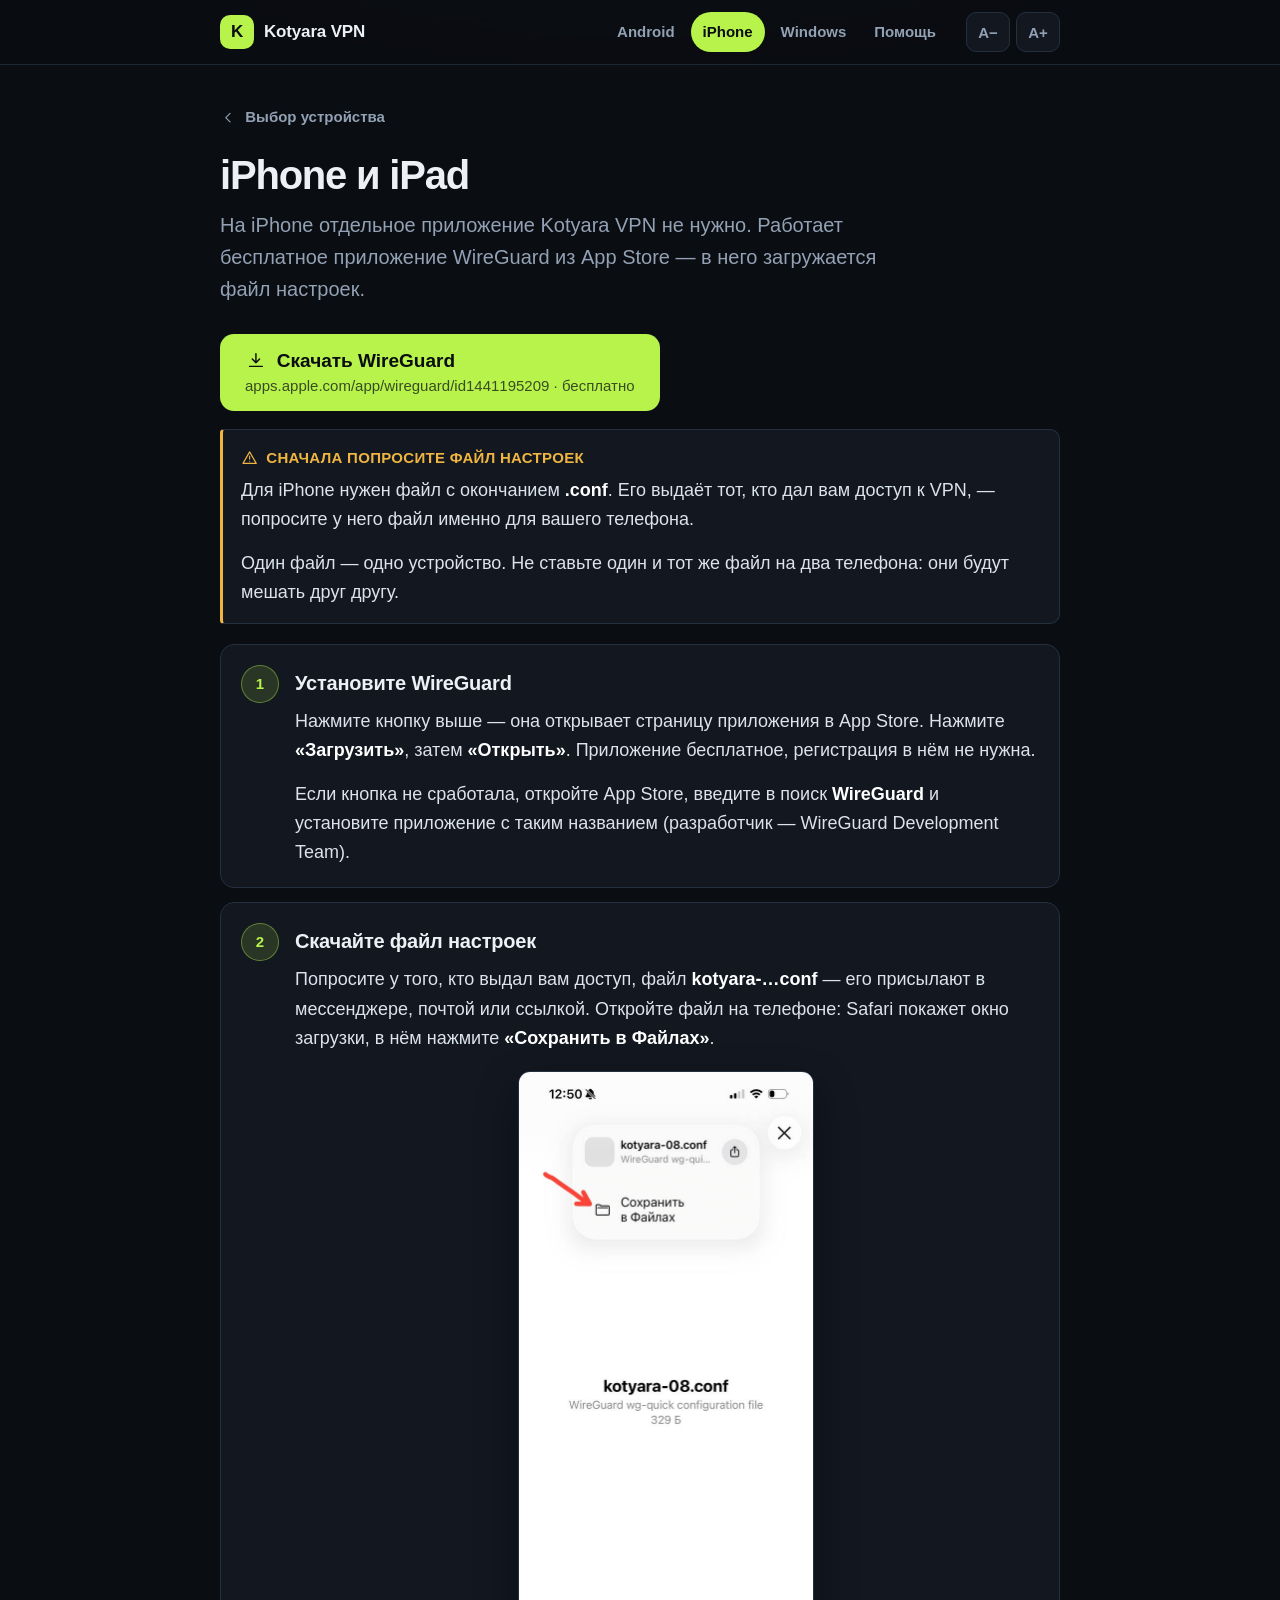
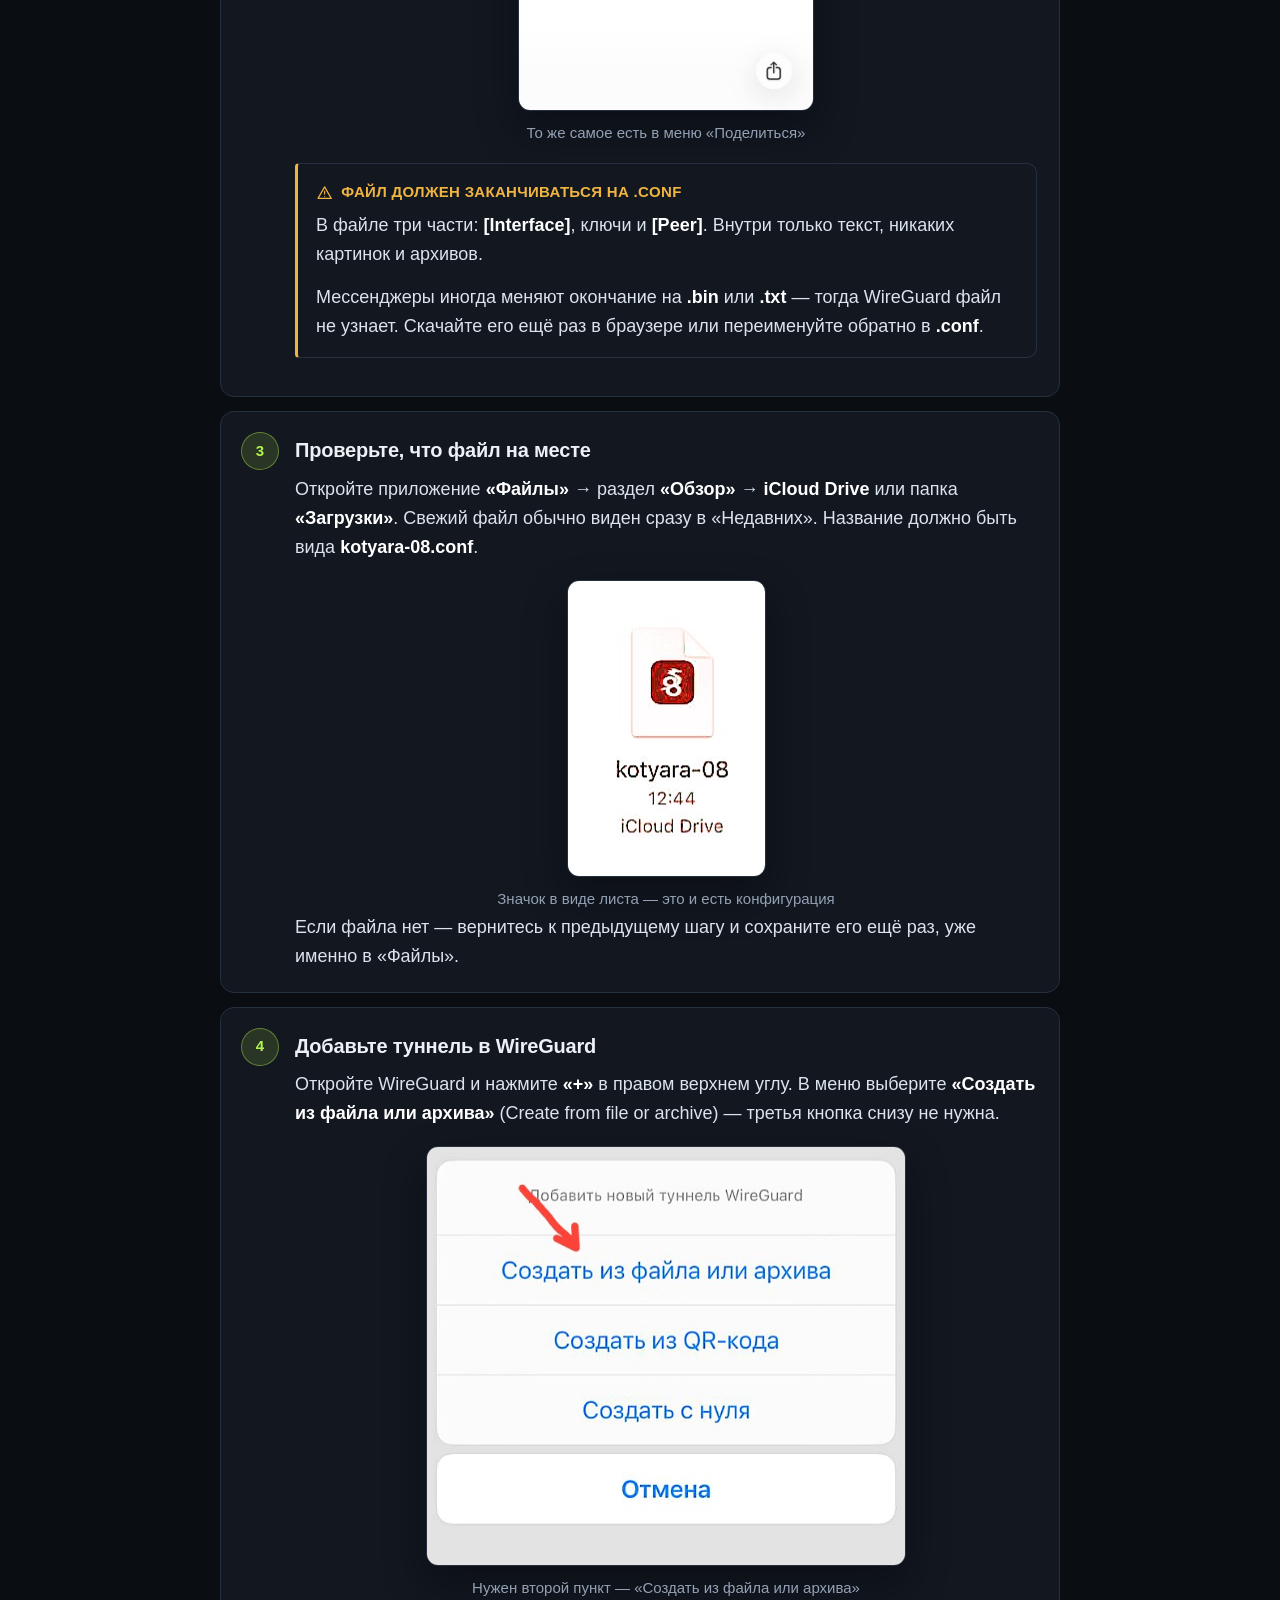
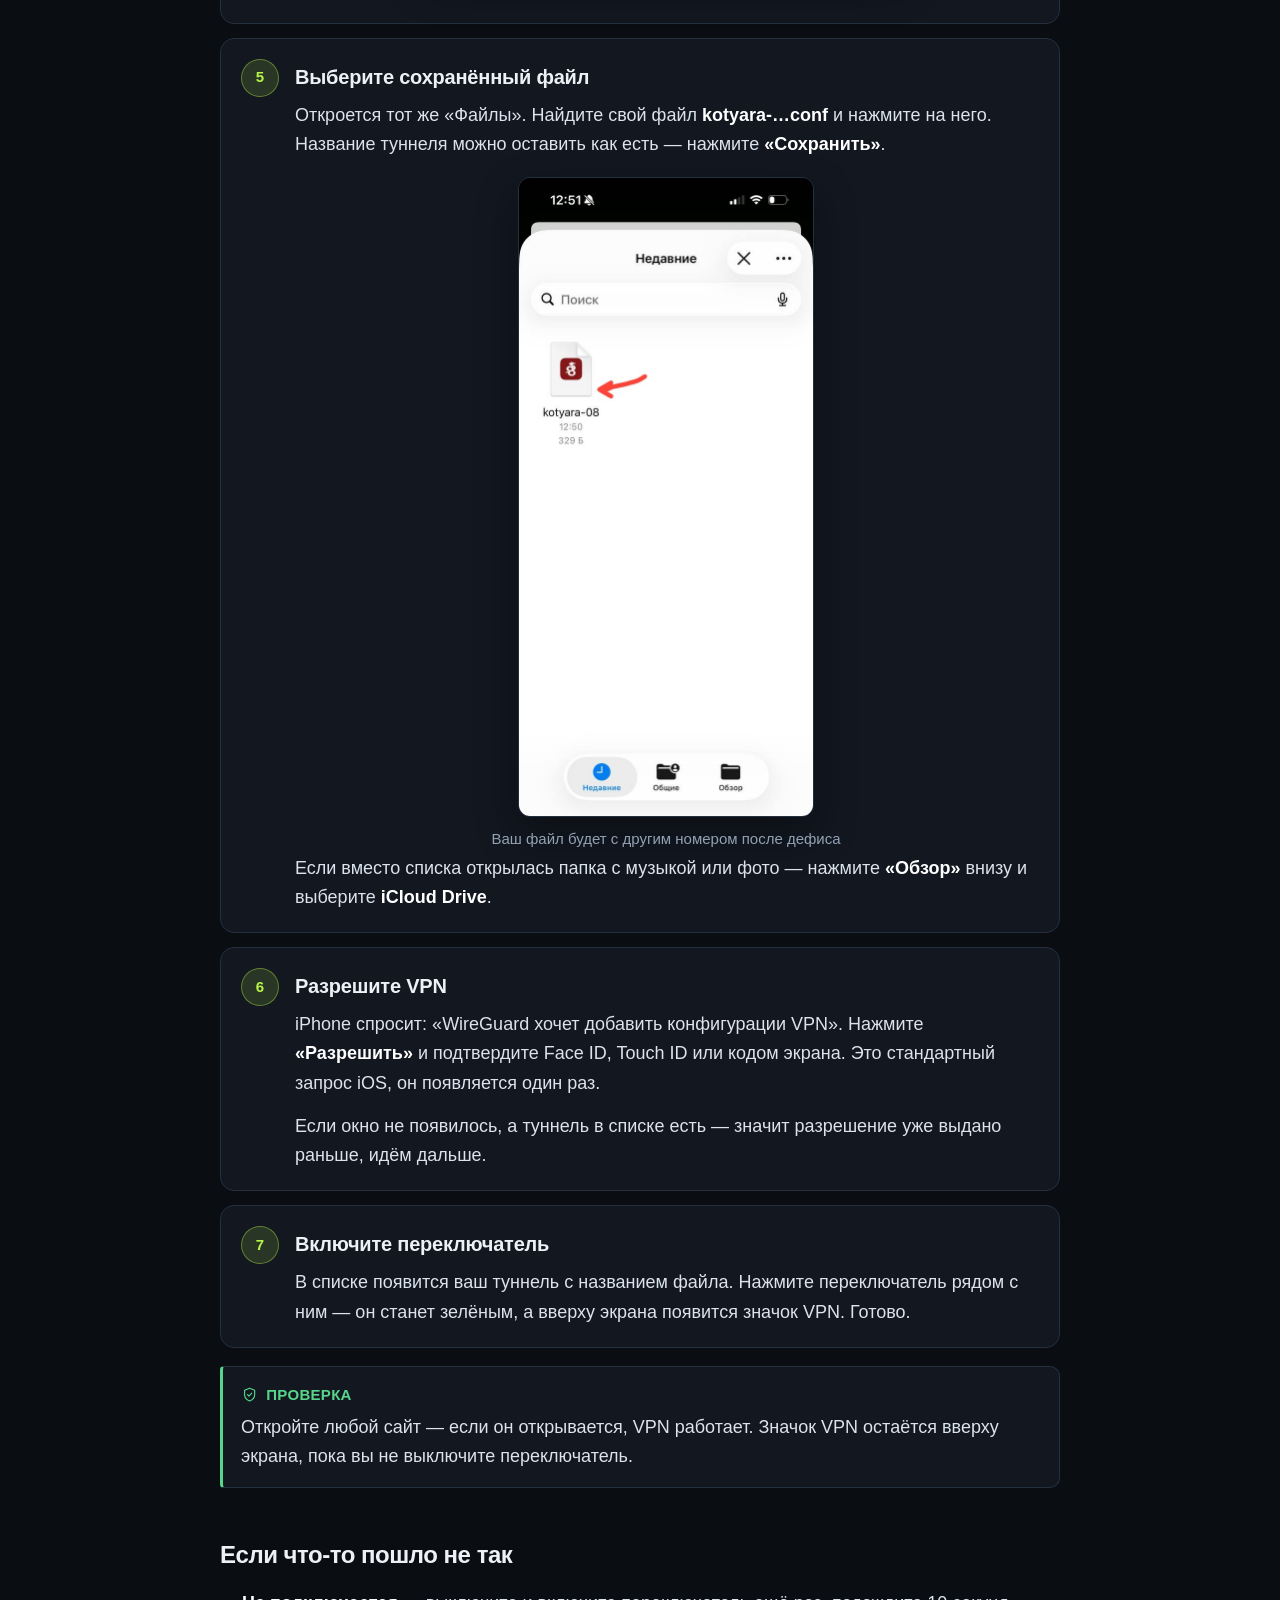
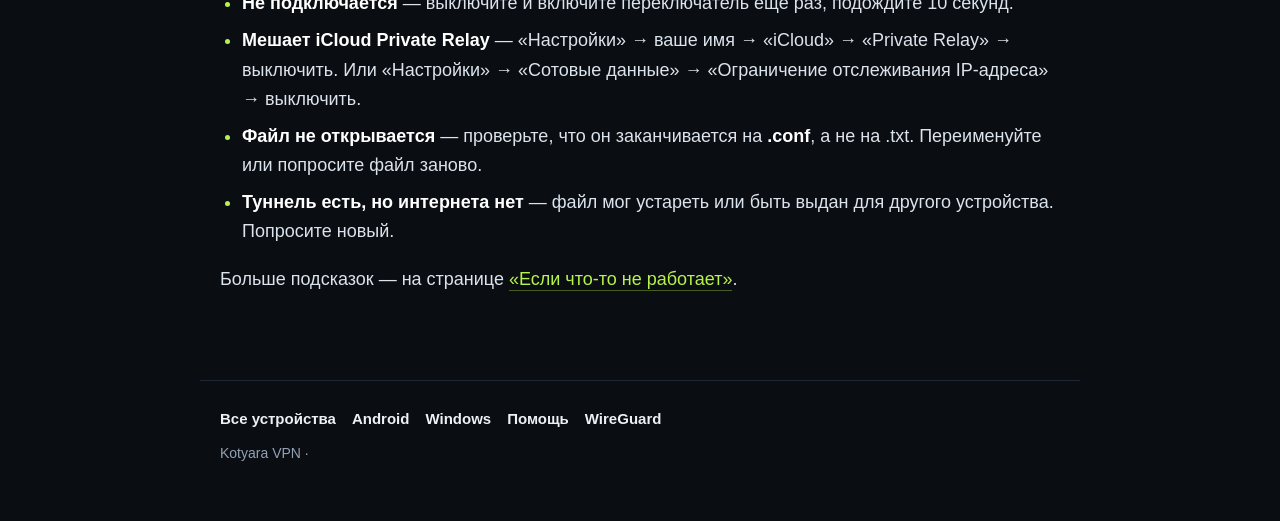
<file: docs/iphone.html>
<!doctype html>
<html lang="ru">
  <head>
    <meta charset="utf-8" />
    <meta name="viewport" content="width=device-width, initial-scale=1" />
    <title>iPhone и iPad — Kotyara VPN</title>
    <meta
      name="description"
      content="Подключение Kotyara VPN на iPhone и iPad: приложение WireGuard из App Store и файл настроек .conf."
    />
    <link rel="stylesheet" href="style.css" />
    <link rel="icon" href="data:image/svg+xml,<svg xmlns='http://www.w3.org/2000/svg' viewBox='0 0 64 64'><rect width='64' height='64' rx='16' fill='%23b7f34b'/><text x='32' y='46' font-family='Arial' font-size='40' font-weight='bold' text-anchor='middle' fill='%230a0d12'>K</text></svg>" />
  </head>
  <body>
    <header class="topbar">
      <div class="topbar-inner">
        <a class="brand" href="index.html">
          <span class="brand-mark" aria-hidden="true">K</span>
          Kotyara VPN
        </a>
        <nav class="nav">
          <a href="android.html">Android</a>
          <a href="iphone.html" aria-current="page">iPhone</a>
          <a href="windows.html">Windows</a>
          <a href="help.html">Помощь</a>
        </nav>
        <div class="size-buttons" aria-label="Размер текста">
          <button type="button" data-set-size="normal" title="Обычный текст">A−</button>
          <button type="button" data-set-size="large" title="Крупный текст">A+</button>
        </div>
      </div>
    </header>

    <main>
      <a class="back" href="index.html">
        <svg class="icon" viewBox="0 0 24 24" aria-hidden="true">
          <path d="M14 6l-6 6 6 6" />
        </svg>
        Выбор устройства
      </a>

      <h1>iPhone и iPad</h1>
      <p class="lead">
        На iPhone отдельное приложение Kotyara VPN не нужно. Работает бесплатное
        приложение WireGuard из App Store — в него загружается файл настроек.
      </p>

      <a
        class="btn col"
        href="https://apps.apple.com/app/wireguard/id1441195209"
      >
        <span class="btn-title">
          <svg class="icon" viewBox="0 0 24 24" aria-hidden="true">
            <path d="M12 4v10m0 0 4-4m-4 4-4-4" />
            <path d="M5 18h14" />
          </svg>
          Скачать WireGuard
        </span>
        <span class="btn-note">
          apps.apple.com/app/wireguard/id1441195209 · бесплатно
        </span>
      </a>

      <div class="note warn">
        <p class="note-title">
          <svg class="icon" viewBox="0 0 24 24" aria-hidden="true">
            <path d="M12 4 2.8 20h18.4L12 4Z" />
            <path d="M12 10v4M12 17h.01" />
          </svg>
          Сначала попросите файл настроек
        </p>
        <p>
          Для iPhone нужен файл с окончанием <strong>.conf</strong>. Его выдаёт
          тот, кто дал вам доступ к VPN, — попросите у него файл именно для
          вашего телефона.
        </p>
        <p>
          Один файл — одно устройство. Не ставьте один и тот же файл на два
          телефона: они будут мешать друг другу.
        </p>
      </div>

      <div class="steps">
        <section class="step">
          <h3>Установите WireGuard</h3>
          <p>
            Нажмите кнопку выше — она открывает страницу приложения в App Store.
            Нажмите <strong>«Загрузить»</strong>, затем <strong>«Открыть»</strong>.
            Приложение бесплатное, регистрация в нём не нужна.
          </p>
          <p>
            Если кнопка не сработала, откройте App Store, введите в поиск
            <strong>WireGuard</strong> и установите приложение с таким названием
            (разработчик — WireGuard Development Team).
          </p>
        </section>

        <section class="step">
          <h3>Скачайте файл настроек</h3>
          <p>
            Попросите у того, кто выдал вам доступ, файл
            <strong>kotyara-…conf</strong> — его присылают в мессенджере, почтой
            или ссылкой. Откройте файл на телефоне: Safari покажет окно загрузки,
            в нём нажмите <strong>«Сохранить в Файлах»</strong>.
          </p>
          <figure class="shot">
            <img
              src="assets/screens/iphone-1-save.jpg"
              alt="Окно загрузки Safari: файл kotyara-08.conf и пункт «Сохранить в Файлах»"
            />
            <figcaption>То же самое есть в меню «Поделиться»</figcaption>
          </figure>
          <div class="note warn">
            <p class="note-title">
              <svg class="icon" viewBox="0 0 24 24" aria-hidden="true">
                <path d="M12 4 2.8 20h18.4L12 4Z" />
                <path d="M12 10v4M12 17h.01" />
              </svg>
              Файл должен заканчиваться на .conf
            </p>
            <p>
              В файле три части: <strong>[Interface]</strong>, ключи и
              <strong>[Peer]</strong>. Внутри только текст, никаких картинок и
              архивов.
            </p>
            <p>
              Мессенджеры иногда меняют окончание на <strong>.bin</strong> или
              <strong>.txt</strong> — тогда WireGuard файл не узнает. Скачайте
              его ещё раз в браузере или переименуйте обратно в
              <strong>.conf</strong>.
            </p>
          </div>
        </section>

        <section class="step">
          <h3>Проверьте, что файл на месте</h3>
          <p>
            Откройте приложение <strong>«Файлы»</strong> → раздел
            <strong>«Обзор»</strong> → <strong>iCloud Drive</strong> или папка
            <strong>«Загрузки»</strong>. Свежий файл обычно виден сразу в
            «Недавних». Название должно быть вида
            <strong>kotyara-08.conf</strong>.
          </p>
          <figure class="shot narrow">
            <img
              src="assets/screens/iphone-2-file.jpg"
              alt="Приложение «Файлы»: значок файла kotyara-08 в iCloud Drive"
            />
            <figcaption>Значок в виде листа — это и есть конфигурация</figcaption>
          </figure>
          <p>
            Если файла нет — вернитесь к предыдущему шагу и сохраните его ещё раз,
            уже именно в «Файлы».
          </p>
        </section>

        <section class="step">
          <h3>Добавьте туннель в WireGuard</h3>
          <p>
            Откройте WireGuard и нажмите <strong>«+»</strong> в правом верхнем
            углу. В меню выберите <strong>«Создать из файла или архива»</strong>
            (Create from file or archive) — третья кнопка снизу не нужна.
          </p>
          <figure class="shot narrow">
            <img
              src="assets/screens/iphone-3-import.jpg"
              alt="Меню WireGuard «Добавить новый туннель»: «Создать из файла или архива», «Создать из QR-кода», «Создать с нуля»"
            />
            <figcaption>Нужен второй пункт — «Создать из файла или архива»</figcaption>
          </figure>
        </section>

        <section class="step">
          <h3>Выберите сохранённый файл</h3>
          <p>
            Откроется тот же «Файлы». Найдите свой файл
            <strong>kotyara-…conf</strong> и нажмите на него. Название туннеля
            можно оставить как есть — нажмите <strong>«Сохранить»</strong>.
          </p>
          <figure class="shot">
            <img
              src="assets/screens/iphone-4-pick.jpg"
              alt="Окно выбора файла: kotyara-08 в «Недавних», 329 байт"
            />
            <figcaption>Ваш файл будет с другим номером после дефиса</figcaption>
          </figure>
          <p>
            Если вместо списка открылась папка с музыкой или фото — нажмите
            <strong>«Обзор»</strong> внизу и выберите <strong>iCloud Drive</strong>.
          </p>
        </section>

        <section class="step">
          <h3>Разрешите VPN</h3>
          <p>
            iPhone спросит: «WireGuard хочет добавить конфигурации VPN». Нажмите
            <strong>«Разрешить»</strong> и подтвердите Face ID, Touch ID или кодом
            экрана. Это стандартный запрос iOS, он появляется один раз.
          </p>
          <p>
            Если окно не появилось, а туннель в списке есть — значит разрешение уже
            выдано раньше, идём дальше.
          </p>
        </section>

        <section class="step">
          <h3>Включите переключатель</h3>
          <p>
            В списке появится ваш туннель с названием файла. Нажмите
            переключатель рядом с ним — он станет зелёным, а вверху экрана
            появится значок VPN. Готово.
          </p>
        </section>
      </div>

      <div class="note ok">
        <p class="note-title">
          <svg class="icon" viewBox="0 0 24 24" aria-hidden="true">
            <path d="M12 3 5 6v6c0 4 3 7 7 9 4-2 7-5 7-9V6l-7-3Z" />
            <path d="m9 12 2 2 4-4" />
          </svg>
          Проверка
        </p>
        <p>
          Откройте любой сайт — если он открывается, VPN работает. Значок VPN
          остаётся вверху экрана, пока вы не выключите переключатель.
        </p>
      </div>

      <h2>Если что-то пошло не так</h2>
      <ul>
        <li>
          <strong>Не подключается</strong> — выключите и включите переключатель
          ещё раз, подождите 10 секунд.
        </li>
        <li>
          <strong>Мешает iCloud Private Relay</strong> — «Настройки» → ваше имя →
          «iCloud» → «Private Relay» → выключить. Или «Настройки» → «Сотовые
          данные» → «Ограничение отслеживания IP-адреса» → выключить.
        </li>
        <li>
          <strong>Файл не открывается</strong> — проверьте, что он заканчивается
          на <strong>.conf</strong>, а не на .txt. Переименуйте или попросите файл
          заново.
        </li>
        <li>
          <strong>Туннель есть, но интернета нет</strong> — файл мог устареть или
          быть выдан для другого устройства. Попросите новый.
        </li>
      </ul>
      <p>
        Больше подсказок — на странице
        <a href="help.html">«Если что-то не работает»</a>.
      </p>
    </main>

    <footer>
      <div class="foot-links">
        <a href="index.html">Все устройства</a>
        <a href="android.html">Android</a>
        <a href="windows.html">Windows</a>
        <a href="help.html">Помощь</a>
        <a href="https://apps.apple.com/app/wireguard/id1441195209">WireGuard</a>
      </div>
      <div class="foot-version">Kotyara VPN · <span data-release-version></span></div>
    </footer>

    <script src="app.js"></script>
  </body>
</html>
</file>
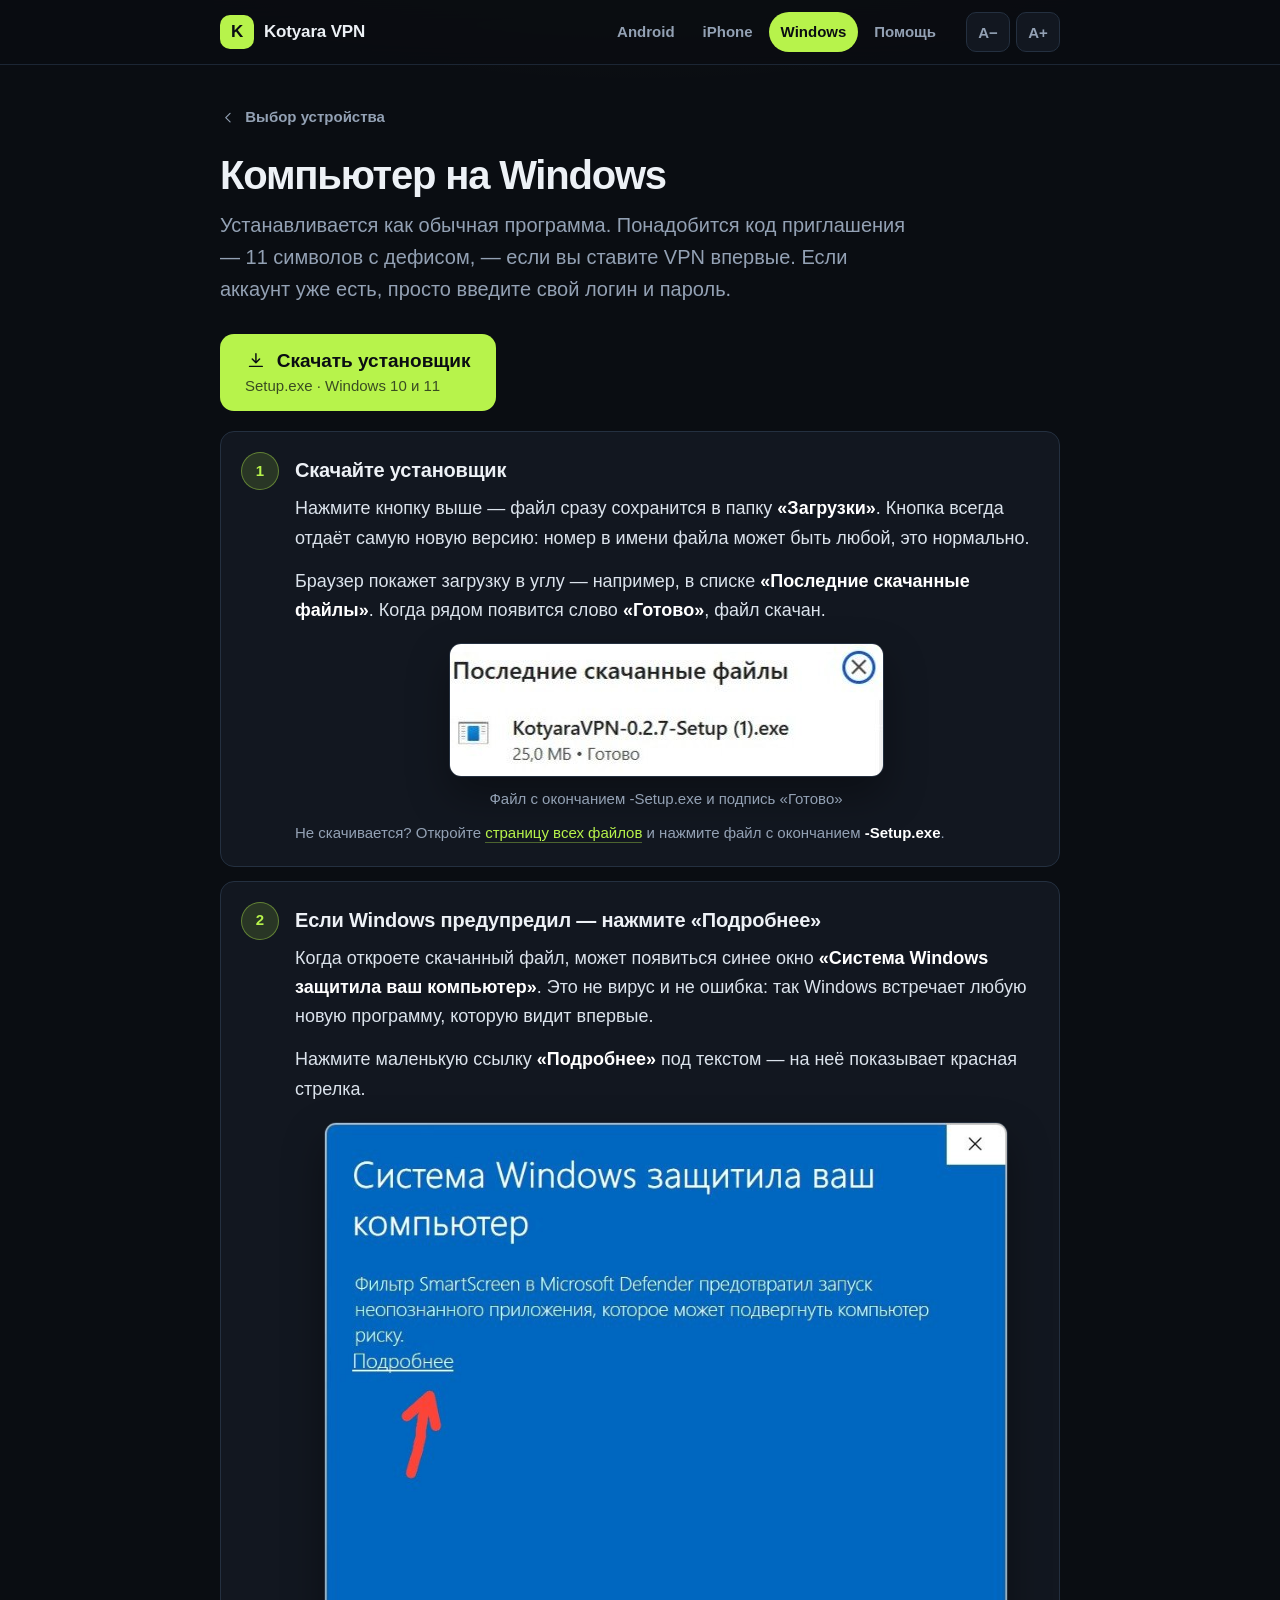
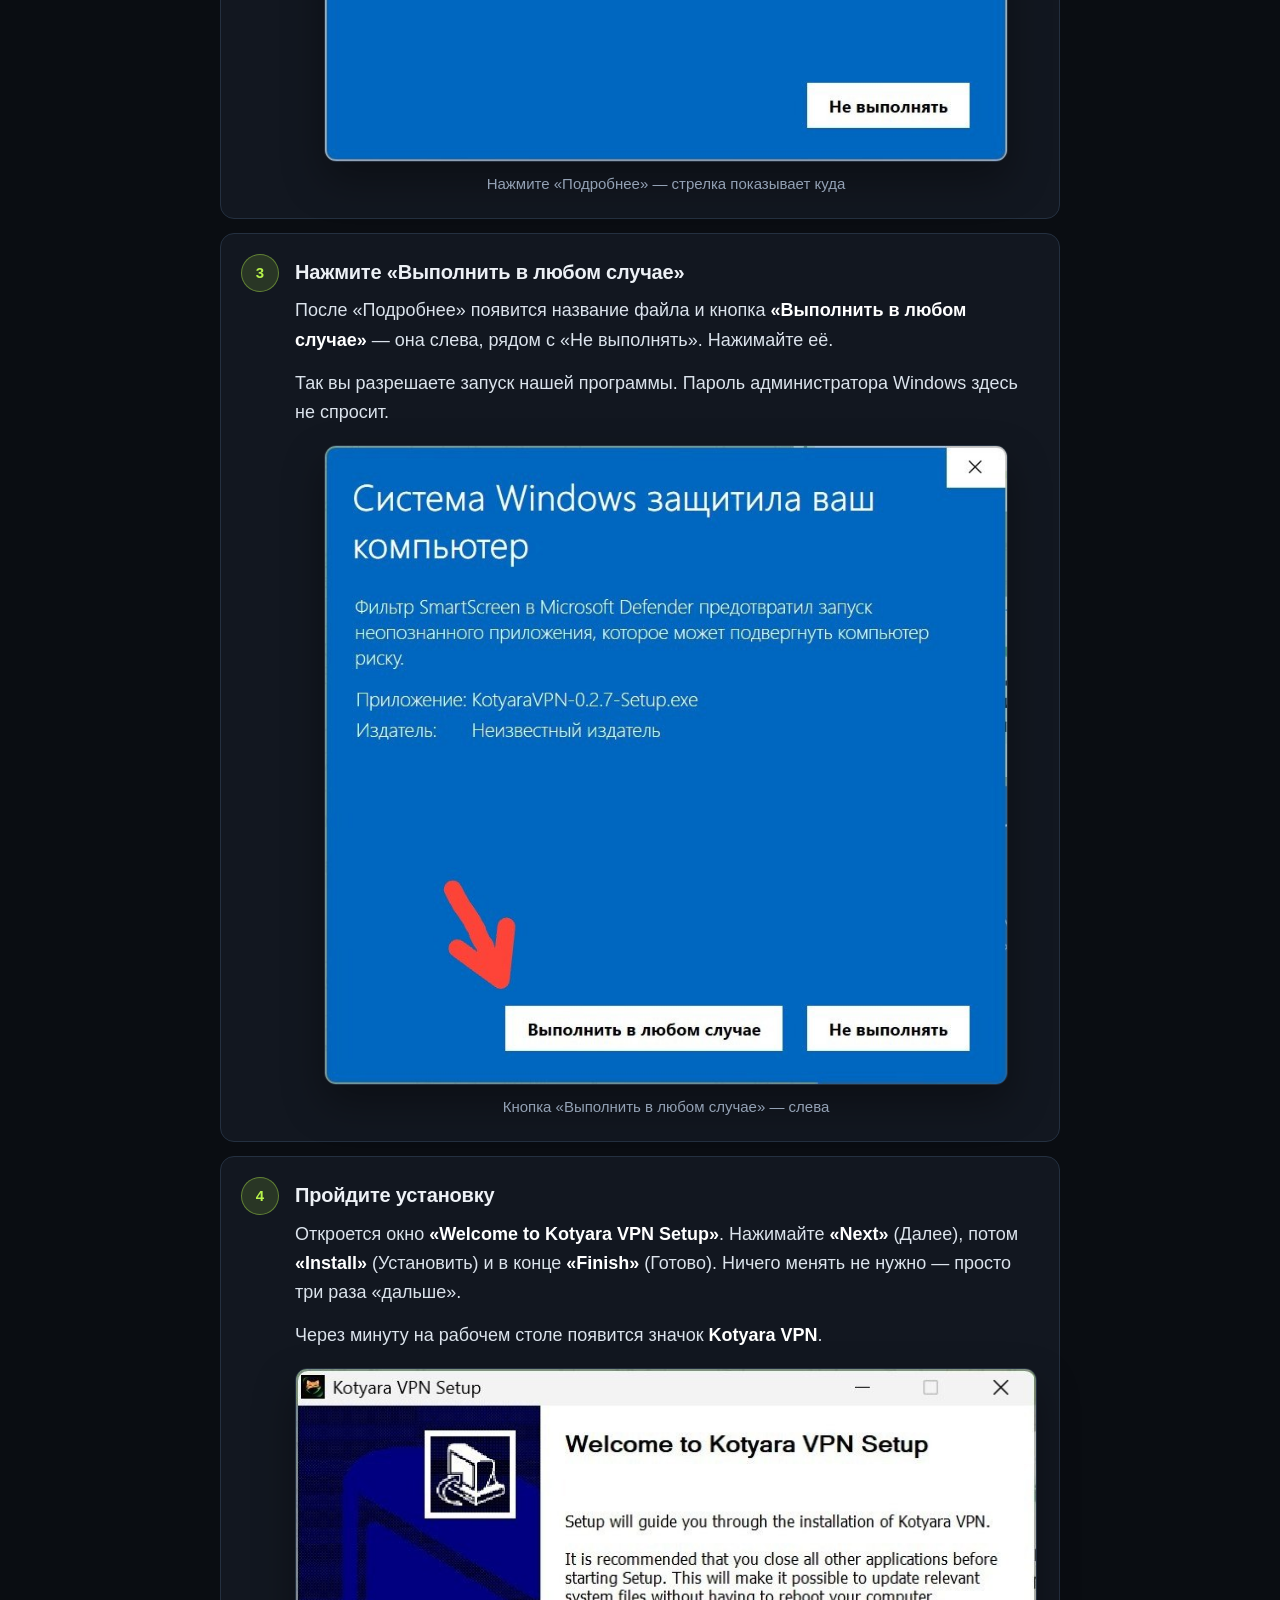
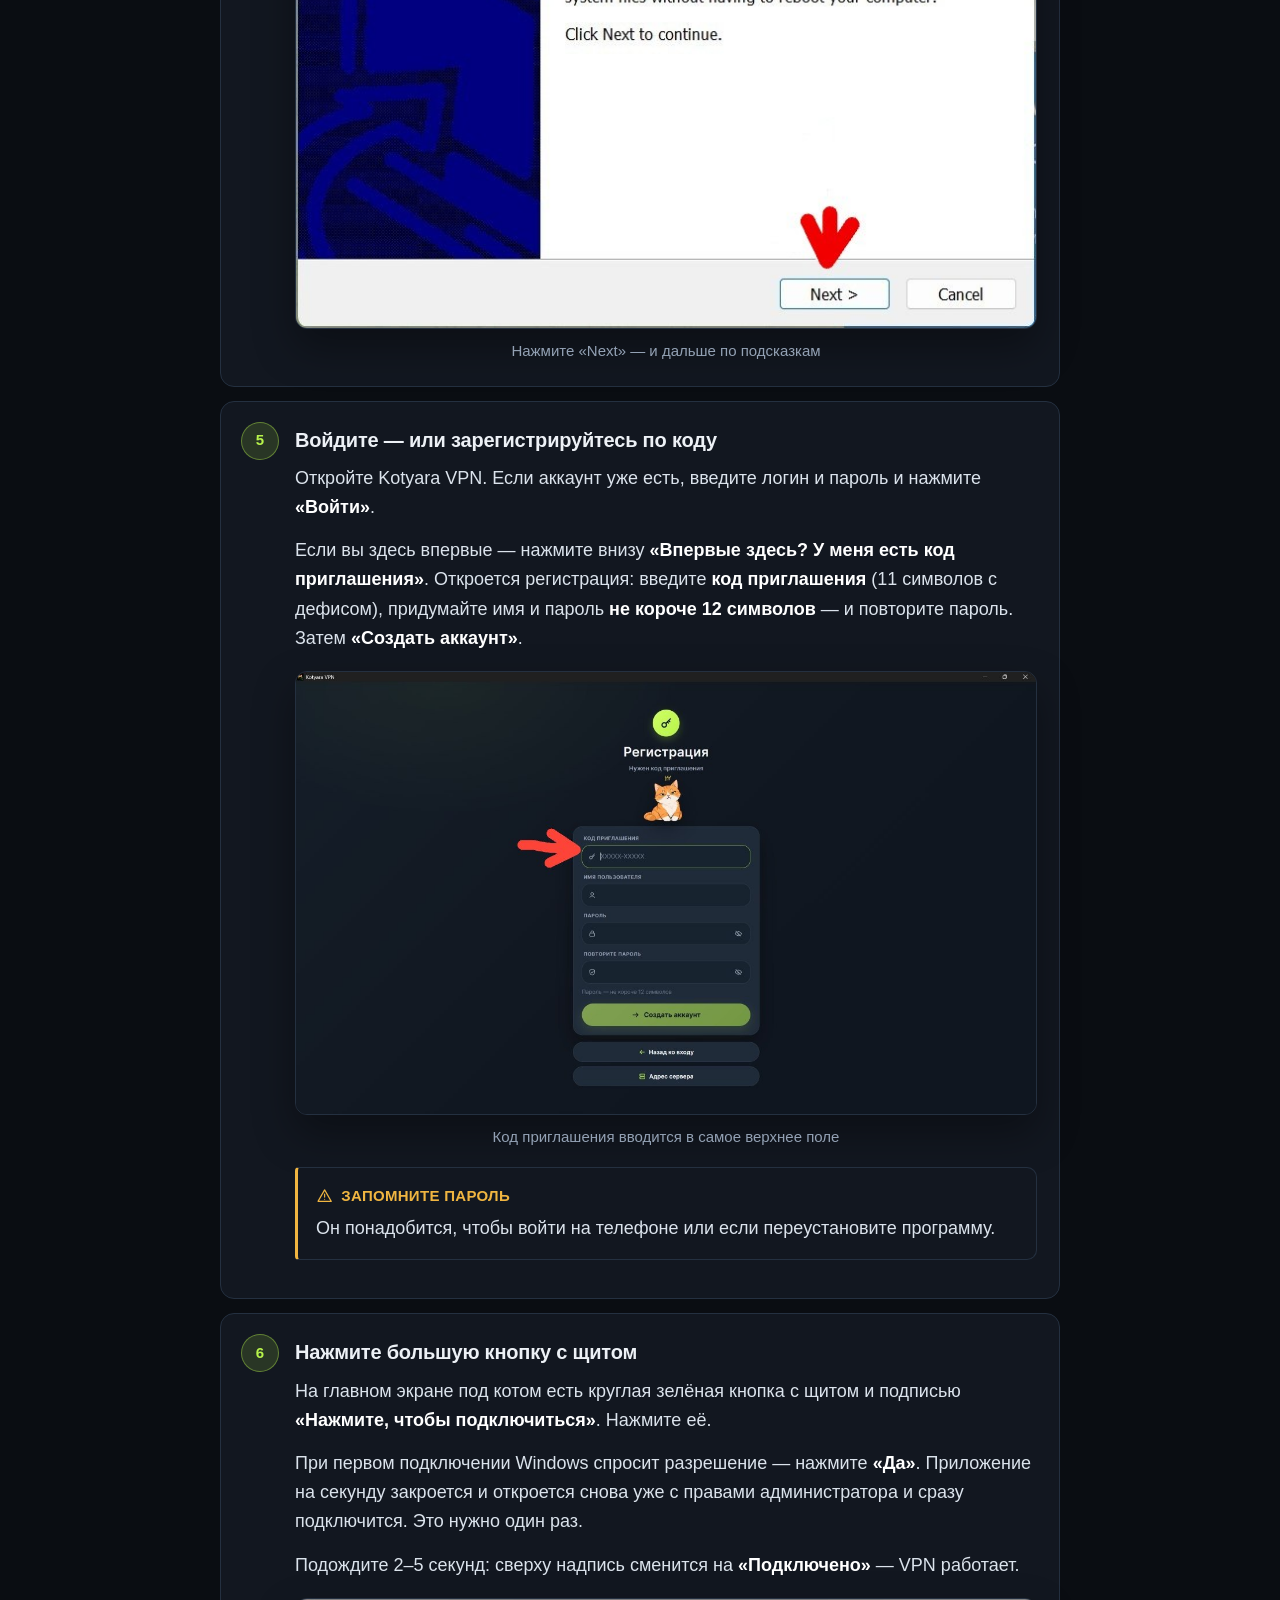
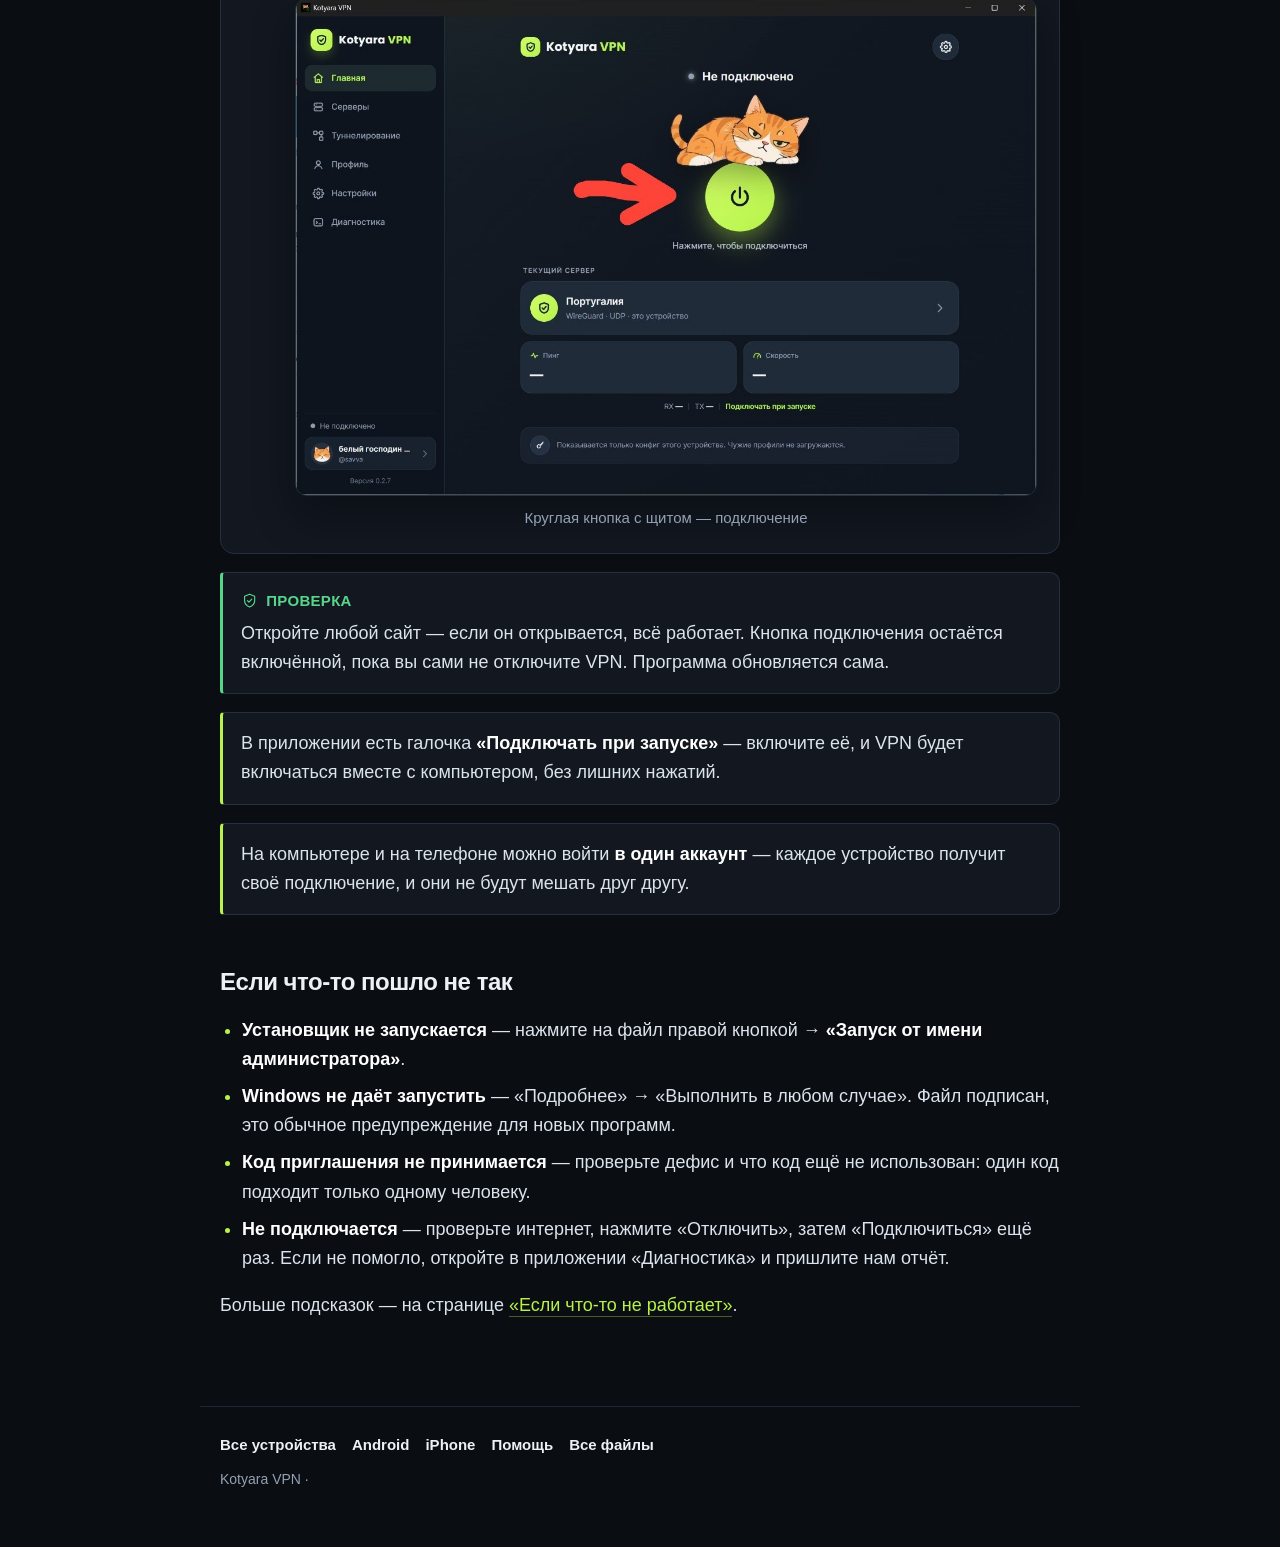
<file: docs/windows.html>
<!doctype html>
<html lang="ru">
  <head>
    <meta charset="utf-8" />
    <meta name="viewport" content="width=device-width, initial-scale=1" />
    <title>Windows — установка Kotyara VPN</title>
    <meta
      name="description"
      content="Пошаговая установка Kotyara VPN на компьютер с Windows 10 или 11: установщик, SmartScreen, вход и подключение."
    />
    <link rel="stylesheet" href="style.css" />
    <link rel="icon" href="data:image/svg+xml,<svg xmlns='http://www.w3.org/2000/svg' viewBox='0 0 64 64'><rect width='64' height='64' rx='16' fill='%23b7f34b'/><text x='32' y='46' font-family='Arial' font-size='40' font-weight='bold' text-anchor='middle' fill='%230a0d12'>K</text></svg>" />
  </head>
  <body>
    <header class="topbar">
      <div class="topbar-inner">
        <a class="brand" href="index.html">
          <span class="brand-mark" aria-hidden="true">K</span>
          Kotyara VPN
        </a>
        <nav class="nav">
          <a href="android.html">Android</a>
          <a href="iphone.html">iPhone</a>
          <a href="windows.html" aria-current="page">Windows</a>
          <a href="help.html">Помощь</a>
        </nav>
        <div class="size-buttons" aria-label="Размер текста">
          <button type="button" data-set-size="normal" title="Обычный текст">A−</button>
          <button type="button" data-set-size="large" title="Крупный текст">A+</button>
        </div>
      </div>
    </header>

    <main>
      <a class="back" href="index.html">
        <svg class="icon" viewBox="0 0 24 24" aria-hidden="true">
          <path d="M14 6l-6 6 6 6" />
        </svg>
        Выбор устройства
      </a>

      <h1>Компьютер на Windows</h1>
      <p class="lead">
        Устанавливается как обычная программа. Понадобится код приглашения — 11
        символов с дефисом, — если вы ставите VPN впервые. Если аккаунт уже есть,
        просто введите свой логин и пароль.
      </p>

      <a
        class="btn col"
        data-download="exe"
        data-download-sub="Windows 10 и 11"
        href="https://github.com/kotyara12345678/Kotyara-VPN/releases/latest"
      >
        <span class="btn-title">
          <svg class="icon" viewBox="0 0 24 24" aria-hidden="true">
            <path d="M12 4v10m0 0 4-4m-4 4-4-4" />
            <path d="M5 18h14" />
          </svg>
          Скачать установщик
        </span>
        <span class="btn-note" data-download-note="exe">Setup.exe · Windows 10 и 11</span>
      </a>

      <div class="steps">
        <section class="step">
          <h3>Скачайте установщик</h3>
          <p>
            Нажмите кнопку выше — файл сразу сохранится в папку
            <strong>«Загрузки»</strong>. Кнопка всегда отдаёт самую новую версию:
            номер в имени файла может быть любой, это нормально.
          </p>
          <p>
            Браузер покажет загрузку в углу — например, в списке
            <strong>«Последние скачанные файлы»</strong>. Когда рядом появится
            слово <strong>«Готово»</strong>, файл скачан.
          </p>
          <figure class="shot">
            <img
              src="assets/screens/win-1-download.jpg"
              alt="Список последних скачанных файлов в браузере: установщик Kotyara VPN"
            />
            <figcaption>Файл с окончанием -Setup.exe и подпись «Готово»</figcaption>
          </figure>
          <p class="download-hint">
            Не скачивается? Откройте
            <a href="https://github.com/kotyara12345678/Kotyara-VPN/releases/latest"
              >страницу всех файлов</a
            >
            и нажмите файл с окончанием <strong>-Setup.exe</strong>.
          </p>
        </section>

        <section class="step">
          <h3>Если Windows предупредил — нажмите «Подробнее»</h3>
          <p>
            Когда откроете скачанный файл, может появиться синее окно
            <strong>«Система Windows защитила ваш компьютер»</strong>. Это не
            вирус и не ошибка: так Windows встречает любую новую программу,
            которую видит впервые.
          </p>
          <p>
            Нажмите маленькую ссылку <strong>«Подробнее»</strong> под текстом — на
            неё показывает красная стрелка.
          </p>
          <figure class="shot">
            <img
              src="assets/screens/win-2-smartscreen.jpg"
              alt="Окно «Система Windows защитила ваш компьютер» со ссылкой «Подробнее»"
            />
            <figcaption>Нажмите «Подробнее» — стрелка показывает куда</figcaption>
          </figure>
        </section>

        <section class="step">
          <h3>Нажмите «Выполнить в любом случае»</h3>
          <p>
            После «Подробнее» появится название файла и кнопка
            <strong>«Выполнить в любом случае»</strong> — она слева, рядом с
            «Не выполнять». Нажимайте её.
          </p>
          <p>
            Так вы разрешаете запуск нашей программы. Пароль администратора
            Windows здесь не спросит.
          </p>
          <figure class="shot">
            <img
              src="assets/screens/win-3-run-anyway.jpg"
              alt="Кнопка «Выполнить в любом случае» в окне SmartScreen"
            />
            <figcaption>Кнопка «Выполнить в любом случае» — слева</figcaption>
          </figure>
        </section>

        <section class="step">
          <h3>Пройдите установку</h3>
          <p>
            Откроется окно <strong>«Welcome to Kotyara VPN Setup»</strong>.
            Нажимайте <strong>«Next»</strong> (Далее), потом
            <strong>«Install»</strong> (Установить) и в конце
            <strong>«Finish»</strong> (Готово). Ничего менять не нужно — просто
            три раза «дальше».
          </p>
          <p>
            Через минуту на рабочем столе появится значок
            <strong>Kotyara VPN</strong>.
          </p>
          <figure class="shot">
            <img
              src="assets/screens/win-1-setup.jpg"
              alt="Первое окно установщика Kotyara VPN Setup с кнопкой Next"
            />
            <figcaption>Нажмите «Next» — и дальше по подсказкам</figcaption>
          </figure>
        </section>

        <section class="step">
          <h3>Войдите — или зарегистрируйтесь по коду</h3>
          <p>
            Откройте Kotyara VPN. Если аккаунт уже есть, введите логин и пароль и
            нажмите <strong>«Войти»</strong>.
          </p>
          <p>
            Если вы здесь впервые — нажмите внизу
            <strong>«Впервые здесь? У меня есть код приглашения»</strong>.
            Откроется регистрация: введите <strong>код приглашения</strong> (11
            символов с дефисом), придумайте имя и пароль
            <strong>не короче 12 символов</strong> — и повторите пароль. Затем
            <strong>«Создать аккаунт»</strong>.
          </p>
          <figure class="shot">
            <img
              src="assets/screens/win-4-invite.jpg"
              alt="Экран регистрации: поле «Код приглашения», имя, пароль и повтор пароля"
            />
            <figcaption>Код приглашения вводится в самое верхнее поле</figcaption>
          </figure>
          <div class="note warn">
            <p class="note-title">
              <svg class="icon" viewBox="0 0 24 24" aria-hidden="true">
                <path d="M12 4 2.8 20h18.4L12 4Z" />
                <path d="M12 10v4M12 17h.01" />
              </svg>
              Запомните пароль
            </p>
            <p>
              Он понадобится, чтобы войти на телефоне или если переустановите
              программу.
            </p>
          </div>
        </section>

        <section class="step">
          <h3>Нажмите большую кнопку с щитом</h3>
          <p>
            На главном экране под котом есть круглая зелёная кнопка с щитом и
            подписью <strong>«Нажмите, чтобы подключиться»</strong>. Нажмите её.
          </p>
          <p>
            При первом подключении Windows спросит разрешение — нажмите
            <strong>«Да»</strong>. Приложение на секунду закроется и откроется
            снова уже с правами администратора и сразу подключится. Это нужно один
            раз.
          </p>
          <p>
            Подождите 2–5 секунд: сверху надпись сменится на
            <strong>«Подключено»</strong> — VPN работает.
          </p>
          <figure class="shot">
            <img
              src="assets/screens/win-5-connect.jpg"
              alt="Главный экран приложения с кнопкой подключения и статусом «Не подключено»"
            />
            <figcaption>Круглая кнопка с щитом — подключение</figcaption>
          </figure>
        </section>
      </div>

      <div class="note ok">
        <p class="note-title">
          <svg class="icon" viewBox="0 0 24 24" aria-hidden="true">
            <path d="M12 3 5 6v6c0 4 3 7 7 9 4-2 7-5 7-9V6l-7-3Z" />
            <path d="m9 12 2 2 4-4" />
          </svg>
          Проверка
        </p>
        <p>
          Откройте любой сайт — если он открывается, всё работает. Кнопка
          подключения остаётся включённой, пока вы сами не отключите VPN.
          Программа обновляется сама.
        </p>
      </div>

      <div class="note">
        <p>
          В приложении есть галочка <strong>«Подключать при запуске»</strong> —
          включите её, и VPN будет включаться вместе с компьютером, без лишних
          нажатий.
        </p>
      </div>

      <div class="note">
        <p>
          На компьютере и на телефоне можно войти <strong>в один аккаунт</strong> —
          каждое устройство получит своё подключение, и они не будут мешать друг
          другу.
        </p>
      </div>

      <h2>Если что-то пошло не так</h2>
      <ul>
        <li>
          <strong>Установщик не запускается</strong> — нажмите на файл правой
          кнопкой → <strong>«Запуск от имени администратора»</strong>.
        </li>
        <li>
          <strong>Windows не даёт запустить</strong> — «Подробнее» →
          «Выполнить в любом случае». Файл подписан, это обычное предупреждение
          для новых программ.
        </li>
        <li>
          <strong>Код приглашения не принимается</strong> — проверьте дефис и что
          код ещё не использован: один код подходит только одному человеку.
        </li>
        <li>
          <strong>Не подключается</strong> — проверьте интернет, нажмите
          «Отключить», затем «Подключиться» ещё раз. Если не помогло, откройте в
          приложении «Диагностика» и пришлите нам отчёт.
        </li>
      </ul>
      <p>
        Больше подсказок — на странице
        <a href="help.html">«Если что-то не работает»</a>.
      </p>
    </main>

    <footer>
      <div class="foot-links">
        <a href="index.html">Все устройства</a>
        <a href="android.html">Android</a>
        <a href="iphone.html">iPhone</a>
        <a href="help.html">Помощь</a>
        <a href="https://github.com/kotyara12345678/Kotyara-VPN/releases/latest"
          >Все файлы</a
        >
      </div>
      <div class="foot-version">Kotyara VPN · <span data-release-version></span></div>
    </footer>

    <script src="app.js"></script>
  </body>
</html>
</file>
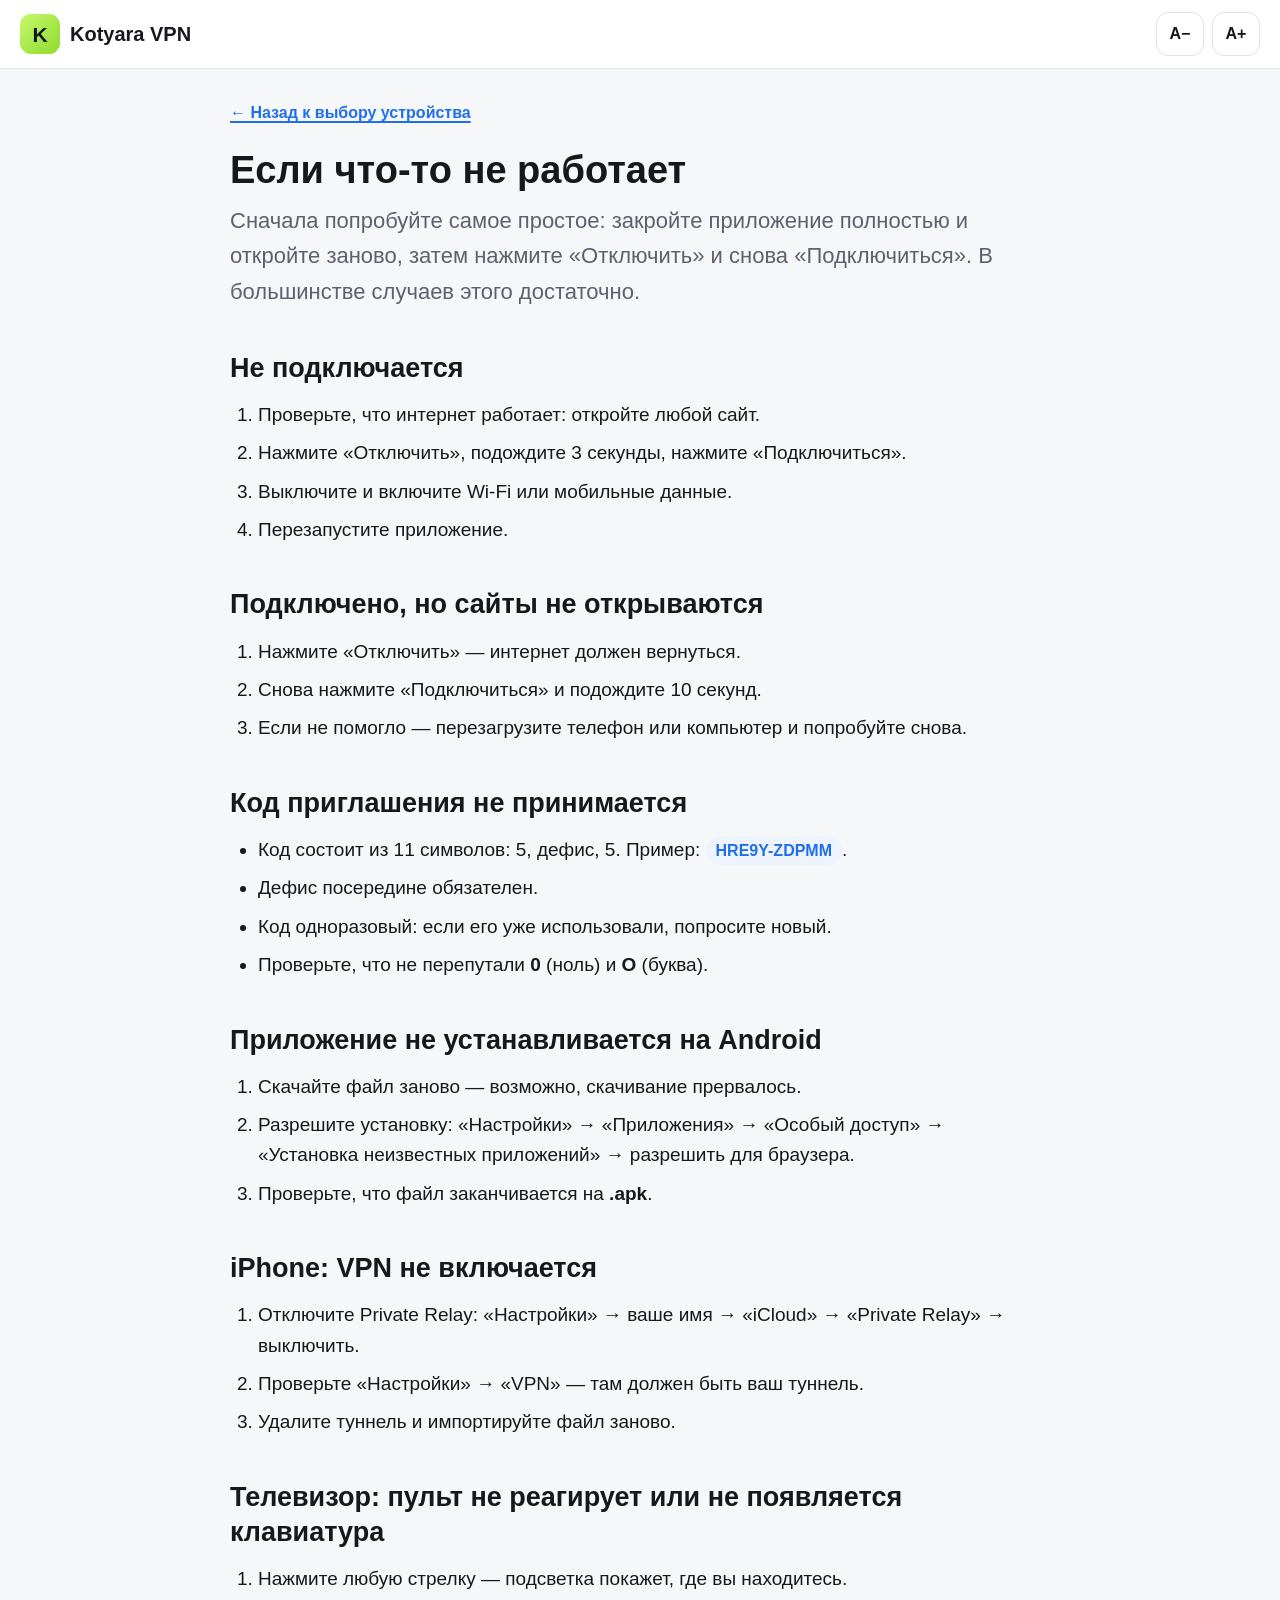
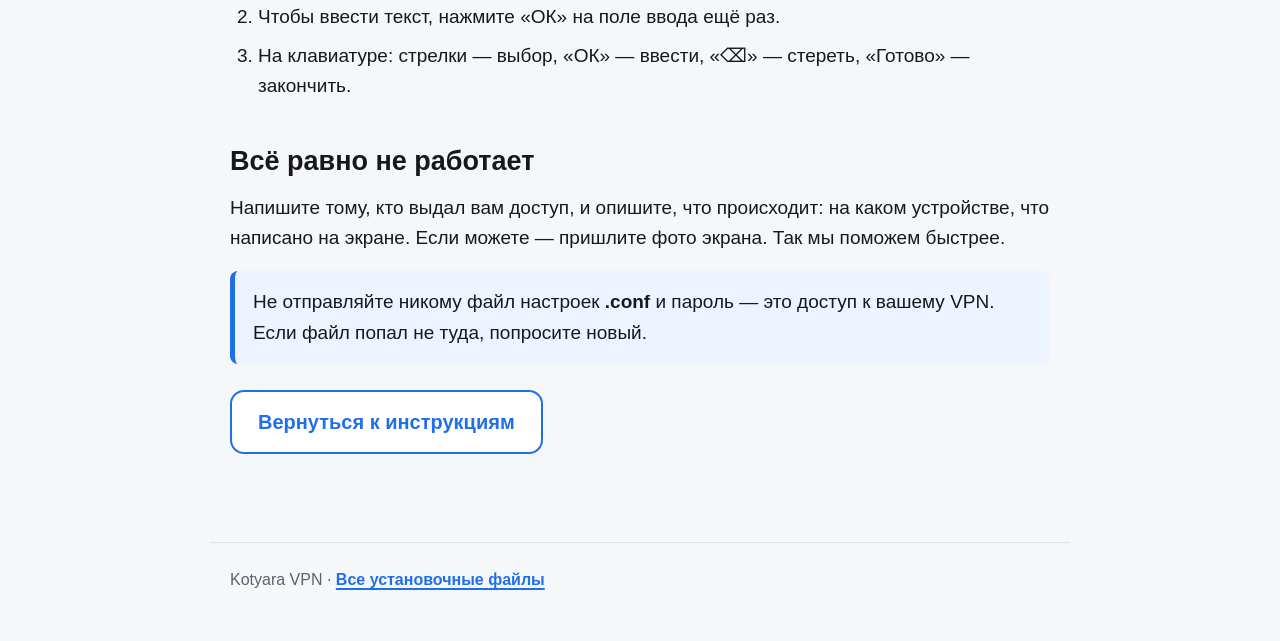
<file: site/help.html>
<!doctype html>
<html lang="ru">
  <head>
    <meta charset="utf-8" />
    <meta name="viewport" content="width=device-width, initial-scale=1" />
    <title>Если что-то не работает — Kotyara VPN</title>
    <link rel="stylesheet" href="style.css" />
    <link rel="icon" href="data:image/svg+xml,<svg xmlns='http://www.w3.org/2000/svg' viewBox='0 0 64 64'><rect width='64' height='64' rx='16' fill='%23b7f34b'/><text x='32' y='46' font-family='Arial' font-size='40' font-weight='bold' text-anchor='middle' fill='%23111720'>K</text></svg>" />
  </head>
  <body>
    <header class="topbar">
      <a class="brand" href="index.html">
        <span class="brand-mark" aria-hidden="true">K</span>
        Kotyara VPN
      </a>
      <div class="size-buttons" aria-label="Размер текста">
        <button type="button" data-set-size="normal" title="Обычный текст">A−</button>
        <button type="button" data-set-size="large" title="Крупный текст">A+</button>
      </div>
    </header>

    <main>
      <a class="back" href="index.html">← Назад к выбору устройства</a>
      <h1>Если что-то не работает</h1>
      <p class="lead">
        Сначала попробуйте самое простое: закройте приложение полностью и
        откройте заново, затем нажмите «Отключить» и снова «Подключиться».
        В большинстве случаев этого достаточно.
      </p>

      <h2>Не подключается</h2>
      <ol>
        <li>Проверьте, что интернет работает: откройте любой сайт.</li>
        <li>Нажмите «Отключить», подождите 3 секунды, нажмите «Подключиться».</li>
        <li>Выключите и включите Wi-Fi или мобильные данные.</li>
        <li>Перезапустите приложение.</li>
      </ol>

      <h2>Подключено, но сайты не открываются</h2>
      <ol>
        <li>Нажмите «Отключить» — интернет должен вернуться.</li>
        <li>Снова нажмите «Подключиться» и подождите 10 секунд.</li>
        <li>
          Если не помогло — перезагрузите телефон или компьютер и попробуйте
          снова.
        </li>
      </ol>

      <h2>Код приглашения не принимается</h2>
      <ul>
        <li>Код состоит из 11 символов: 5, дефис, 5. Пример: <span class="badge">HRE9Y-ZDPMM</span>.</li>
        <li>Дефис посередине обязателен.</li>
        <li>Код одноразовый: если его уже использовали, попросите новый.</li>
        <li>Проверьте, что не перепутали <strong>0</strong> (ноль) и <strong>O</strong> (буква).</li>
      </ul>

      <h2>Приложение не устанавливается на Android</h2>
      <ol>
        <li>Скачайте файл заново — возможно, скачивание прервалось.</li>
        <li>
          Разрешите установку: «Настройки» → «Приложения» → «Особый доступ» →
          «Установка неизвестных приложений» → разрешить для браузера.
        </li>
        <li>Проверьте, что файл заканчивается на <strong>.apk</strong>.</li>
      </ol>

      <h2>iPhone: VPN не включается</h2>
      <ol>
        <li>Отключите Private Relay: «Настройки» → ваше имя → «iCloud» → «Private Relay» → выключить.</li>
        <li>Проверьте «Настройки» → «VPN» — там должен быть ваш туннель.</li>
        <li>Удалите туннель и импортируйте файл заново.</li>
      </ol>

      <h2>Телевизор: пульт не реагирует или не появляется клавиатура</h2>
      <ol>
        <li>Нажмите любую стрелку — подсветка покажет, где вы находитесь.</li>
        <li>Чтобы ввести текст, нажмите «ОК» на поле ввода ещё раз.</li>
        <li>На клавиатуре: стрелки — выбор, «ОК» — ввести, «⌫» — стереть, «Готово» — закончить.</li>
      </ol>

      <h2>Всё равно не работает</h2>
      <p>
        Напишите тому, кто выдал вам доступ, и опишите, что происходит: на каком
        устройстве, что написано на экране. Если можете — пришлите фото экрана.
        Так мы поможем быстрее.
      </p>

      <div class="note">
        <p>
          Не отправляйте никому файл настроек <strong>.conf</strong> и пароль —
          это доступ к вашему VPN. Если файл попал не туда, попросите новый.
        </p>
      </div>

      <p><a class="btn secondary" href="index.html">Вернуться к инструкциям</a></p>
    </main>

    <footer>
      Kotyara VPN ·
      <a href="https://github.com/kotyara12345678/Kotyara-VPN/releases/latest"
        >Все установочные файлы</a
      >
    </footer>

    <script src="app.js"></script>
  </body>
</html>
</file>
<file: docs/style.css>
/* Kotyara VPN — документация.
   Тёмная сдержанная тема в цветах приложения, крупный шрифт и большие
   кликабельные области: страницу читают с телефона, часто пожилые люди.
   Без внешних шрифтов и библиотек — всё работает офлайн. */

:root {
  --bg: #0a0d12;
  --surface: #121720;
  --surface-2: #172029;
  --line: #243040;
  --line-soft: #1c2634;
  --text: #edf1f6;
  --muted: #93a1b4;
  --accent: #b7f34b;
  --accent-dim: #9ad72e;
  --accent-ink: #0a0d12;
  --ok: #57d68b;
  --warn: #f0b541;
  --danger: #f2726b;
  --radius: 14px;
  --radius-sm: 10px;
  --fs-base: 18px;
  --fs-lead: 20px;
  --fs-h1: 40px;
  --fs-h2: 24px;
  --fs-small: 15px;
  --shadow: 0 18px 40px rgba(0, 0, 0, 0.35);
  --maxw: 880px;
}

:root[data-size='large'] {
  --fs-base: 21px;
  --fs-lead: 23px;
  --fs-h1: 46px;
  --fs-h2: 28px;
  --fs-small: 17px;
  --maxw: 940px;
}

* {
  box-sizing: border-box;
}

html {
  -webkit-text-size-adjust: 100%;
  scroll-behavior: smooth;
}

body {
  margin: 0;
  background:
    radial-gradient(
      1100px 520px at 50% -280px,
      rgba(183, 243, 75, 0.12),
      transparent 70%
    ),
    var(--bg);
  color: var(--text);
  font-family:
    -apple-system, BlinkMacSystemFont, 'Segoe UI', Roboto, 'Helvetica Neue',
    Arial, sans-serif;
  font-size: var(--fs-base);
  line-height: 1.62;
  -webkit-font-smoothing: antialiased;
}

a {
  color: var(--accent);
  text-decoration: none;
  border-bottom: 1px solid rgba(183, 243, 75, 0.35);
  padding-bottom: 1px;
}

a:hover {
  color: #d2ff85;
  border-bottom-color: currentColor;
}

img {
  max-width: 100%;
  height: auto;
}

.icon {
  width: 1.15em;
  height: 1.15em;
  flex: none;
  stroke: currentColor;
  stroke-width: 1.6;
  fill: none;
  stroke-linecap: round;
  stroke-linejoin: round;
}

/* --- шапка ------------------------------------------------------------- */

.topbar {
  position: sticky;
  top: 0;
  z-index: 20;
  background: rgba(10, 13, 18, 0.82);
  border-bottom: 1px solid var(--line-soft);
  backdrop-filter: blur(12px);
}

.topbar-inner {
  display: flex;
  align-items: center;
  gap: 18px;
  max-width: var(--maxw);
  margin: 0 auto;
  padding: 12px 20px;
}

.brand {
  display: flex;
  align-items: center;
  gap: 10px;
  color: var(--text);
  font-weight: 700;
  font-size: 17px;
  letter-spacing: -0.01em;
  border: 0;
  margin-right: auto;
}

.brand:hover {
  color: var(--text);
}

.brand-mark {
  display: flex;
  align-items: center;
  justify-content: center;
  width: 34px;
  height: 34px;
  border-radius: 10px;
  background: var(--accent);
  color: var(--accent-ink);
  font-weight: 800;
  font-size: 17px;
}

.brand-mark svg {
  width: 19px;
  height: 19px;
}

.nav {
  display: flex;
  gap: 4px;
}

.nav a {
  padding: 8px 12px;
  border: 0;
  border-radius: 999px;
  color: var(--muted);
  font-size: var(--fs-small);
  font-weight: 600;
}

.nav a:hover {
  color: var(--text);
  background: var(--surface-2);
}

.nav a[aria-current='page'] {
  color: var(--accent-ink);
  background: var(--accent);
}

.size-buttons {
  display: flex;
  gap: 6px;
}

.size-buttons button {
  min-width: 44px;
  min-height: 40px;
  padding: 0 10px;
  border: 1px solid var(--line);
  border-radius: var(--radius-sm);
  background: var(--surface);
  color: var(--muted);
  font-size: var(--fs-small);
  font-weight: 700;
  cursor: pointer;
  transition:
    color 0.15s ease,
    border-color 0.15s ease;
}

.size-buttons button:hover {
  color: var(--accent);
  border-color: rgba(183, 243, 75, 0.45);
}

/* --- содержимое -------------------------------------------------------- */

main {
  max-width: var(--maxw);
  margin: 0 auto;
  padding: 40px 20px 72px;
}

h1 {
  font-size: var(--fs-h1);
  line-height: 1.1;
  letter-spacing: -0.03em;
  margin: 8px 0 12px;
}

h2 {
  font-size: var(--fs-h2);
  letter-spacing: -0.02em;
  margin: 48px 0 14px;
}

h3 {
  font-size: calc(var(--fs-base) + 2px);
  letter-spacing: -0.01em;
  margin: 0 0 8px;
}

p {
  margin: 0 0 14px;
  color: #dbe3ec;
}

.lead {
  font-size: var(--fs-lead);
  color: var(--muted);
  margin: 0 0 28px;
  max-width: 62ch;
}

strong {
  color: #fff;
  font-weight: 650;
}

ul,
ol {
  margin: 0 0 18px;
  padding-left: 22px;
  color: #dbe3ec;
}

li {
  margin-bottom: 8px;
}

li::marker {
  color: var(--accent);
}

.back {
  display: inline-flex;
  align-items: center;
  gap: 8px;
  margin-bottom: 14px;
  border: 0;
  color: var(--muted);
  font-size: var(--fs-small);
  font-weight: 600;
}

.back:hover {
  color: var(--accent);
}

/* --- первый экран ------------------------------------------------------ */

.hero {
  padding: 6px 0 8px;
}

.hero .eyebrow {
  display: inline-flex;
  align-items: center;
  gap: 8px;
  padding: 6px 12px;
  border: 1px solid var(--line);
  border-radius: 999px;
  background: var(--surface);
  color: var(--muted);
  font-size: var(--fs-small);
  font-weight: 600;
  margin-bottom: 18px;
}

.hero .eyebrow .dot {
  width: 7px;
  height: 7px;
  border-radius: 50%;
  background: var(--accent);
}

/* --- кнопки ------------------------------------------------------------ */

.btn {
  display: inline-flex;
  align-items: center;
  justify-content: center;
  gap: 10px;
  min-height: 54px;
  padding: 14px 24px;
  border: 1px solid transparent;
  border-radius: var(--radius);
  background: var(--accent);
  color: var(--accent-ink);
  font-size: calc(var(--fs-base) + 1px);
  font-weight: 700;
  text-decoration: none;
  cursor: pointer;
  transition:
    background 0.15s ease,
    transform 0.15s ease,
    border-color 0.15s ease;
}

.btn:hover {
  background: var(--accent-dim);
  color: var(--accent-ink);
  transform: translateY(-1px);
}

.btn.secondary {
  background: var(--surface);
  border-color: var(--line);
  color: var(--text);
}

.btn.secondary:hover {
  border-color: rgba(183, 243, 75, 0.5);
  color: var(--text);
}

.btn.col {
  flex-direction: column;
  align-items: flex-start;
  gap: 3px;
  text-align: left;
  line-height: 1.3;
}

.btn .btn-title {
  display: flex;
  align-items: center;
  gap: 10px;
  font-size: calc(var(--fs-base) + 1px);
  font-weight: 700;
}

.btn .btn-note {
  font-size: var(--fs-small);
  font-weight: 500;
  opacity: 0.72;
}

.download-grid {
  display: grid;
  grid-template-columns: repeat(auto-fit, minmax(240px, 1fr));
  gap: 12px;
  margin: 20px 0 12px;
}

.download-grid .btn {
  width: 100%;
  min-height: 88px;
  padding: 18px 20px;
}

.download-hint {
  color: var(--muted);
  font-size: var(--fs-small);
  margin: 10px 0 0;
}

/* --- карточки устройств ------------------------------------------------ */

.cards {
  display: grid;
  grid-template-columns: repeat(auto-fit, minmax(250px, 1fr));
  gap: 12px;
  margin: 20px 0 8px;
}

.card {
  display: flex;
  flex-direction: column;
  gap: 4px;
  padding: 20px;
  background: var(--surface);
  border: 1px solid var(--line);
  border-radius: var(--radius);
  color: var(--text);
  text-decoration: none;
  transition:
    border-color 0.15s ease,
    background 0.15s ease,
    transform 0.15s ease;
}

.card:hover {
  background: var(--surface-2);
  border-color: rgba(183, 243, 75, 0.45);
  color: var(--text);
  transform: translateY(-2px);
}

.card .card-icon {
  display: flex;
  align-items: center;
  justify-content: center;
  width: 42px;
  height: 42px;
  margin-bottom: 10px;
  border-radius: 11px;
  background: rgba(183, 243, 75, 0.12);
  color: var(--accent);
}

.card .card-icon svg {
  width: 22px;
  height: 22px;
}

.card strong {
  font-size: calc(var(--fs-base) + 1px);
  color: #fff;
}

.card span.card-note {
  color: var(--muted);
  font-size: var(--fs-small);
}

/* --- шаги -------------------------------------------------------------- */

.steps {
  counter-reset: step;
  display: grid;
  gap: 14px;
  margin: 20px 0 8px;
}

.step {
  position: relative;
  padding: 22px 22px 20px 74px;
  background: var(--surface);
  border: 1px solid var(--line);
  border-radius: var(--radius);
}

.step::before {
  counter-increment: step;
  content: counter(step);
  position: absolute;
  left: 20px;
  top: 20px;
  width: 36px;
  height: 36px;
  border-radius: 50%;
  background: rgba(183, 243, 75, 0.14);
  border: 1px solid rgba(183, 243, 75, 0.4);
  color: var(--accent);
  font-weight: 700;
  font-size: var(--fs-small);
  display: flex;
  align-items: center;
  justify-content: center;
}

.step p:last-child {
  margin-bottom: 0;
}

/* --- скриншоты --------------------------------------------------------- */

.shot {
  margin: 18px 0 2px;
  text-align: center;
}

.shot img {
  display: block;
  margin: 0 auto;
  max-height: 640px;
  border: 1px solid var(--line);
  border-radius: 12px;
  box-shadow: var(--shadow);
  background: var(--surface-2);
}

.shot figcaption {
  margin-top: 10px;
  color: var(--muted);
  font-size: var(--fs-small);
}

.shot.narrow img {
  max-height: 420px;
}

/* --- плашки ------------------------------------------------------------ */

.note {
  padding: 16px 18px;
  margin: 18px 0;
  border: 1px solid var(--line);
  border-left: 3px solid var(--accent);
  border-radius: 4px var(--radius-sm) var(--radius-sm) 4px;
  background: var(--surface);
}

.note.ok {
  border-left-color: var(--ok);
}

.note.warn {
  border-left-color: var(--warn);
}

.note.danger {
  border-left-color: var(--danger);
}

.note p:last-child {
  margin-bottom: 0;
}

.note .note-title {
  display: flex;
  align-items: center;
  gap: 8px;
  margin-bottom: 6px;
  color: #fff;
  font-weight: 650;
  font-size: var(--fs-small);
  letter-spacing: 0.02em;
  text-transform: uppercase;
}

.note.warn .note-title {
  color: var(--warn);
}

.note.ok .note-title {
  color: var(--ok);
}

.note.danger .note-title {
  color: var(--danger);
}

.badge {
  display: inline-block;
  padding: 2px 9px;
  border: 1px solid var(--line);
  border-radius: 999px;
  background: var(--surface-2);
  color: var(--accent);
  font-size: calc(var(--fs-small) - 1px);
  font-weight: 600;
  font-family: ui-monospace, 'SF Mono', Menlo, Consolas, monospace;
  letter-spacing: 0.02em;
}

/* --- подвал ------------------------------------------------------------ */

footer {
  max-width: var(--maxw);
  margin: 0 auto;
  padding: 26px 20px 56px;
  color: var(--muted);
  font-size: var(--fs-small);
  border-top: 1px solid var(--line-soft);
}

footer .foot-links {
  display: flex;
  flex-wrap: wrap;
  gap: 16px;
  margin-bottom: 10px;
}

footer a {
  border: 0;
  color: var(--text);
  font-weight: 600;
}

footer a:hover {
  color: var(--accent);
}

.foot-version {
  color: var(--muted);
  font-size: calc(var(--fs-small) - 1px);
}

@media (max-width: 720px) {
  .nav {
    display: none;
  }

  h1 {
    font-size: calc(var(--fs-h1) - 6px);
  }

  main {
    padding: 28px 16px 56px;
  }

  .step {
    padding: 20px 16px 18px 16px;
  }

  .step::before {
    position: static;
    margin-bottom: 10px;
  }

  .shot img {
    max-height: 460px;
  }
}
</file>
<file: site/style.css>
/* Kotyara VPN — инструкции.
   Светлая тема и крупный шрифт: страницу читают с телефона, часто
   пожилые люди. Никаких внешних шрифтов и библиотек — всё работает офлайн. */

:root {
  --bg: #f6f7f9;
  --card: #ffffff;
  --text: #16181d;
  --muted: #5a6270;
  --border: #dfe3ea;
  --accent: #1f6feb;
  --accent-dark: #1758bd;
  --ok: #1a7f45;
  --warn: #a86500;
  --radius: 16px;
  --fs-base: 19px;
  --fs-lead: 22px;
  --fs-h1: 38px;
  --fs-h2: 27px;
  --fs-small: 16px;
}

:root[data-size='large'] {
  --fs-base: 23px;
  --fs-lead: 26px;
  --fs-h1: 44px;
  --fs-h2: 32px;
  --fs-small: 19px;
}

* {
  box-sizing: border-box;
}

html {
  -webkit-text-size-adjust: 100%;
}

body {
  margin: 0;
  background: var(--bg);
  color: var(--text);
  font-family:
    -apple-system, BlinkMacSystemFont, 'Segoe UI', Roboto, 'Helvetica Neue',
    Arial, sans-serif;
  font-size: var(--fs-base);
  line-height: 1.6;
}

a {
  color: var(--accent);
  text-decoration-thickness: 2px;
  text-underline-offset: 3px;
}

a:hover {
  color: var(--accent-dark);
}

img {
  max-width: 100%;
  height: auto;
}

/* --- шапка ------------------------------------------------------------- */

.topbar {
  position: sticky;
  top: 0;
  z-index: 10;
  display: flex;
  align-items: center;
  gap: 14px;
  padding: 12px 20px;
  background: rgba(255, 255, 255, 0.94);
  border-bottom: 1px solid var(--border);
  backdrop-filter: blur(8px);
}

.topbar .brand {
  display: flex;
  align-items: center;
  gap: 10px;
  font-weight: 800;
  font-size: calc(var(--fs-base) + 1px);
  color: var(--text);
  text-decoration: none;
  margin-right: auto;
}

.topbar .brand .brand-mark {
  display: flex;
  align-items: center;
  justify-content: center;
  width: 40px;
  height: 40px;
  border-radius: 11px;
  background: linear-gradient(135deg, #c6f76a, #8fdc2f);
  color: #111720;
  font-size: 21px;
  font-weight: 900;
  line-height: 1;
}

.size-buttons {
  display: flex;
  gap: 8px;
}

.size-buttons button {
  min-width: 48px;
  min-height: 44px;
  padding: 0 10px;
  border: 1px solid var(--border);
  border-radius: 12px;
  background: var(--card);
  color: var(--text);
  font-size: var(--fs-small);
  font-weight: 700;
  cursor: pointer;
}

.size-buttons button:hover {
  border-color: var(--accent);
  color: var(--accent);
}

/* --- содержимое -------------------------------------------------------- */

main {
  max-width: 860px;
  margin: 0 auto;
  padding: 28px 20px 64px;
}

.lead {
  font-size: var(--fs-lead);
  color: var(--muted);
  margin: 10px 0 26px;
}

h1 {
  font-size: var(--fs-h1);
  line-height: 1.2;
  margin: 18px 0 6px;
}

h2 {
  font-size: var(--fs-h2);
  line-height: 1.3;
  margin: 42px 0 14px;
}

p {
  margin: 0 0 16px;
}

ul,
ol {
  margin: 0 0 18px;
  padding-left: 28px;
}

li {
  margin-bottom: 8px;
}

.back {
  display: inline-block;
  margin-bottom: 4px;
  font-size: var(--fs-small);
  font-weight: 700;
}

/* --- выбор устройства -------------------------------------------------- */

.cards {
  display: grid;
  grid-template-columns: repeat(auto-fit, minmax(240px, 1fr));
  gap: 16px;
  margin: 26px 0 10px;
}

.card {
  display: block;
  padding: 22px;
  background: var(--card);
  border: 2px solid var(--border);
  border-radius: var(--radius);
  color: var(--text);
  text-decoration: none;
  transition:
    border-color 0.15s ease,
    transform 0.15s ease;
}

.card:hover {
  border-color: var(--accent);
  transform: translateY(-2px);
  color: var(--text);
}

.card .emoji {
  font-size: 40px;
  line-height: 1;
  display: block;
  margin-bottom: 10px;
}

.card strong {
  display: block;
  font-size: calc(var(--fs-base) + 3px);
  margin-bottom: 4px;
}

.card span {
  color: var(--muted);
  font-size: var(--fs-small);
}

/* --- шаги -------------------------------------------------------------- */

.steps {
  counter-reset: step;
  display: grid;
  gap: 22px;
  margin: 22px 0 10px;
}

.step {
  position: relative;
  padding: 22px 22px 18px 78px;
  background: var(--card);
  border: 1px solid var(--border);
  border-radius: var(--radius);
}

.step::before {
  counter-increment: step;
  content: counter(step);
  position: absolute;
  left: 20px;
  top: 20px;
  width: 42px;
  height: 42px;
  border-radius: 50%;
  background: var(--accent);
  color: #fff;
  font-weight: 800;
  font-size: calc(var(--fs-base) + 1px);
  display: flex;
  align-items: center;
  justify-content: center;
}

.step h3 {
  font-size: calc(var(--fs-base) + 3px);
  margin: 6px 0 8px;
}

.step p:last-child {
  margin-bottom: 0;
}

/* --- скриншоты --------------------------------------------------------- */

.shot {
  margin: 16px 0 4px;
  text-align: center;
}

.shot img {
  display: block;
  margin: 0 auto;
  max-height: 620px;
  border: 1px solid var(--border);
  border-radius: 12px;
  box-shadow: 0 8px 24px rgba(22, 24, 29, 0.12);
}

.shot figcaption {
  margin-top: 8px;
  color: var(--muted);
  font-size: var(--fs-small);
}

/* Пока скриншота нет, вместо пустого места показываем подсказку:
   страница остаётся понятной и без картинок. */
.shot-missing {
  display: flex;
  align-items: center;
  justify-content: center;
  min-height: 180px;
  padding: 18px;
  border: 2px dashed var(--border);
  border-radius: 12px;
  background: #fbfcfe;
  color: var(--muted);
  font-size: var(--fs-small);
  text-align: center;
}

/* --- кнопки и плашки --------------------------------------------------- */

.btn {
  display: inline-flex;
  align-items: center;
  justify-content: center;
  gap: 10px;
  min-height: 60px;
  padding: 14px 26px;
  margin: 8px 0;
  background: var(--accent);
  color: #fff;
  border-radius: 14px;
  font-size: calc(var(--fs-base) + 1px);
  font-weight: 800;
  text-decoration: none;
  border: none;
}

.btn:hover {
  background: var(--accent-dark);
  color: #fff;
}

.btn.secondary {
  background: var(--card);
  color: var(--accent);
  border: 2px solid var(--accent);
}

.btn.secondary:hover {
  color: var(--accent-dark);
  border-color: var(--accent-dark);
}

.note {
  padding: 16px 18px;
  margin: 18px 0;
  border-left: 5px solid var(--accent);
  border-radius: 8px;
  background: #eef4ff;
}

.note.ok {
  border-color: var(--ok);
  background: #ecf8f1;
}

.note.warn {
  border-color: var(--warn);
  background: #fff6e6;
}

.note p:last-child {
  margin-bottom: 0;
}

.badge {
  display: inline-block;
  padding: 2px 10px;
  border-radius: 999px;
  background: #eef4ff;
  color: var(--accent);
  font-size: var(--fs-small);
  font-weight: 700;
}

/* --- подвал ------------------------------------------------------------ */

footer {
  max-width: 860px;
  margin: 0 auto;
  padding: 24px 20px 48px;
  color: var(--muted);
  font-size: var(--fs-small);
  border-top: 1px solid var(--border);
}

footer a {
  font-weight: 700;
}

@media (max-width: 520px) {
  .step {
    padding: 18px 16px 16px 16px;
  }

  .step::before {
    position: static;
    display: inline-flex;
    margin-bottom: 8px;
  }

  .shot img {
    max-height: 460px;
  }
}
</file>
